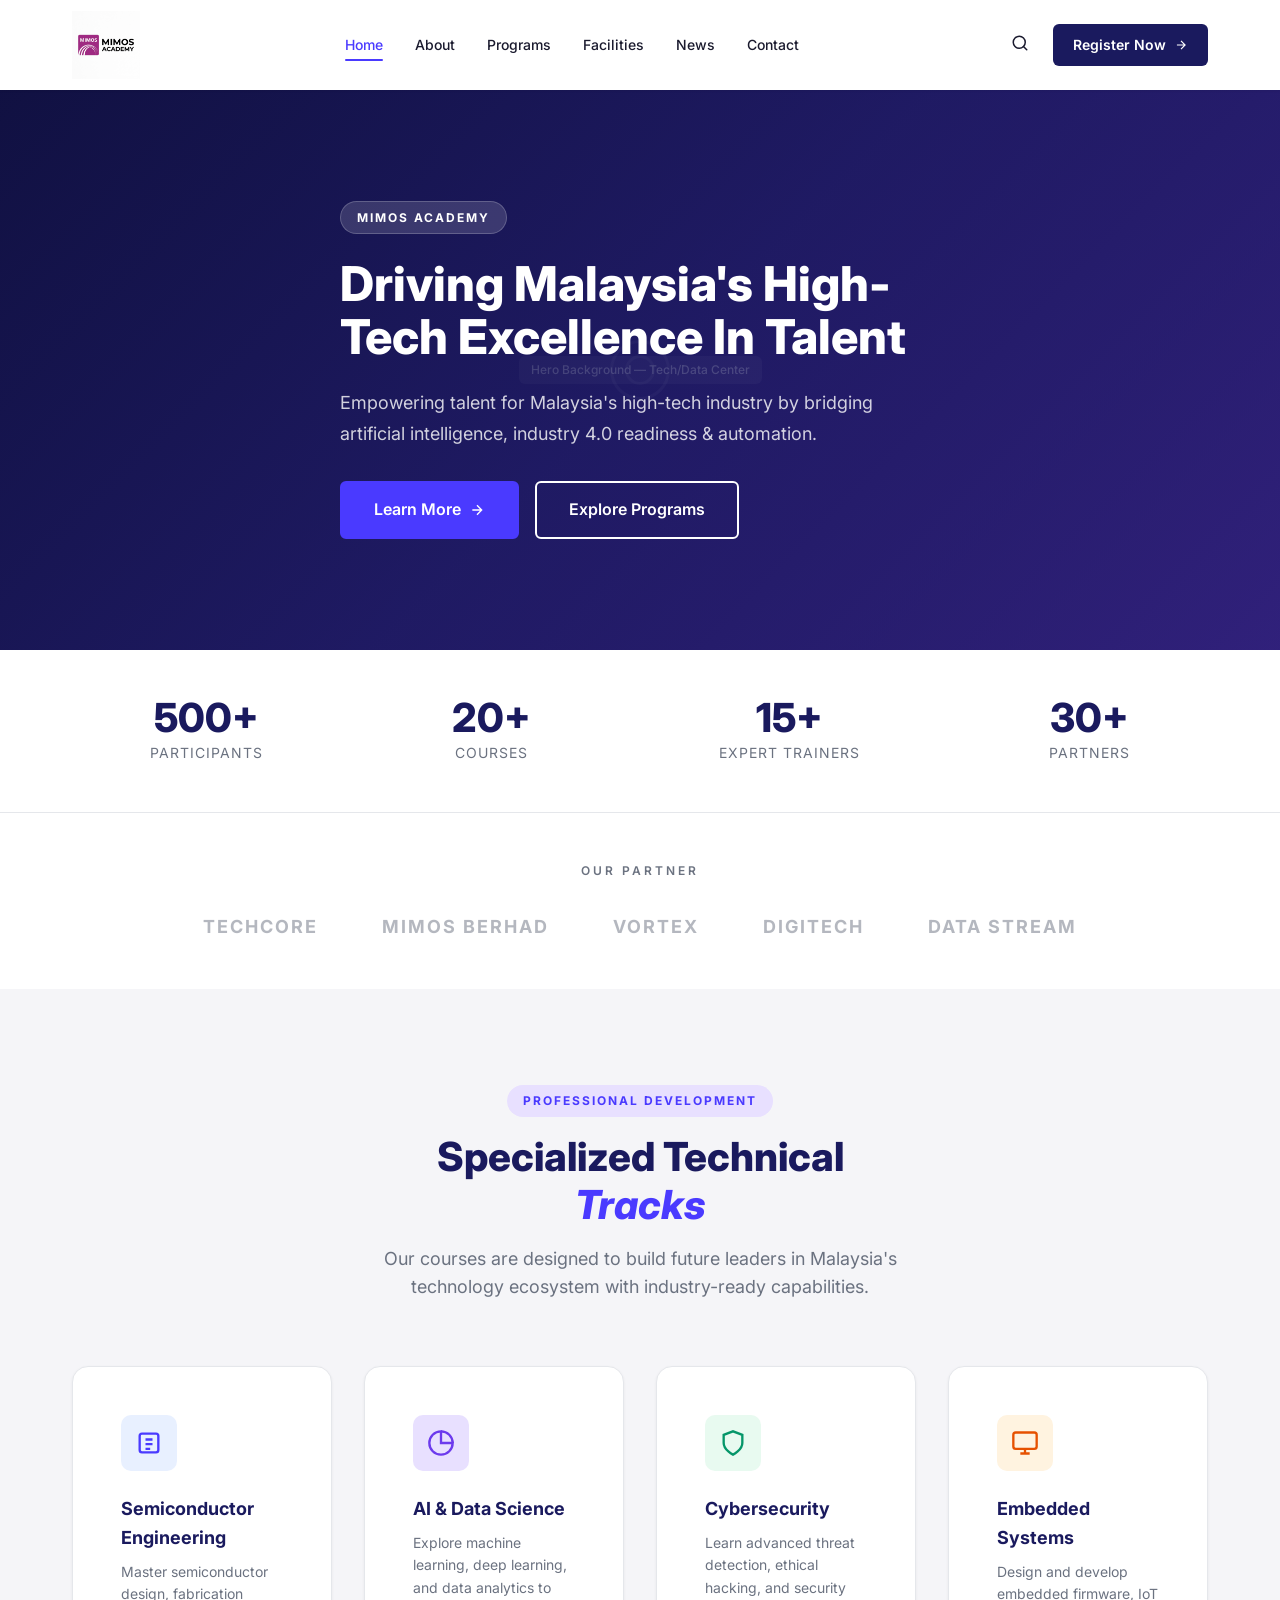
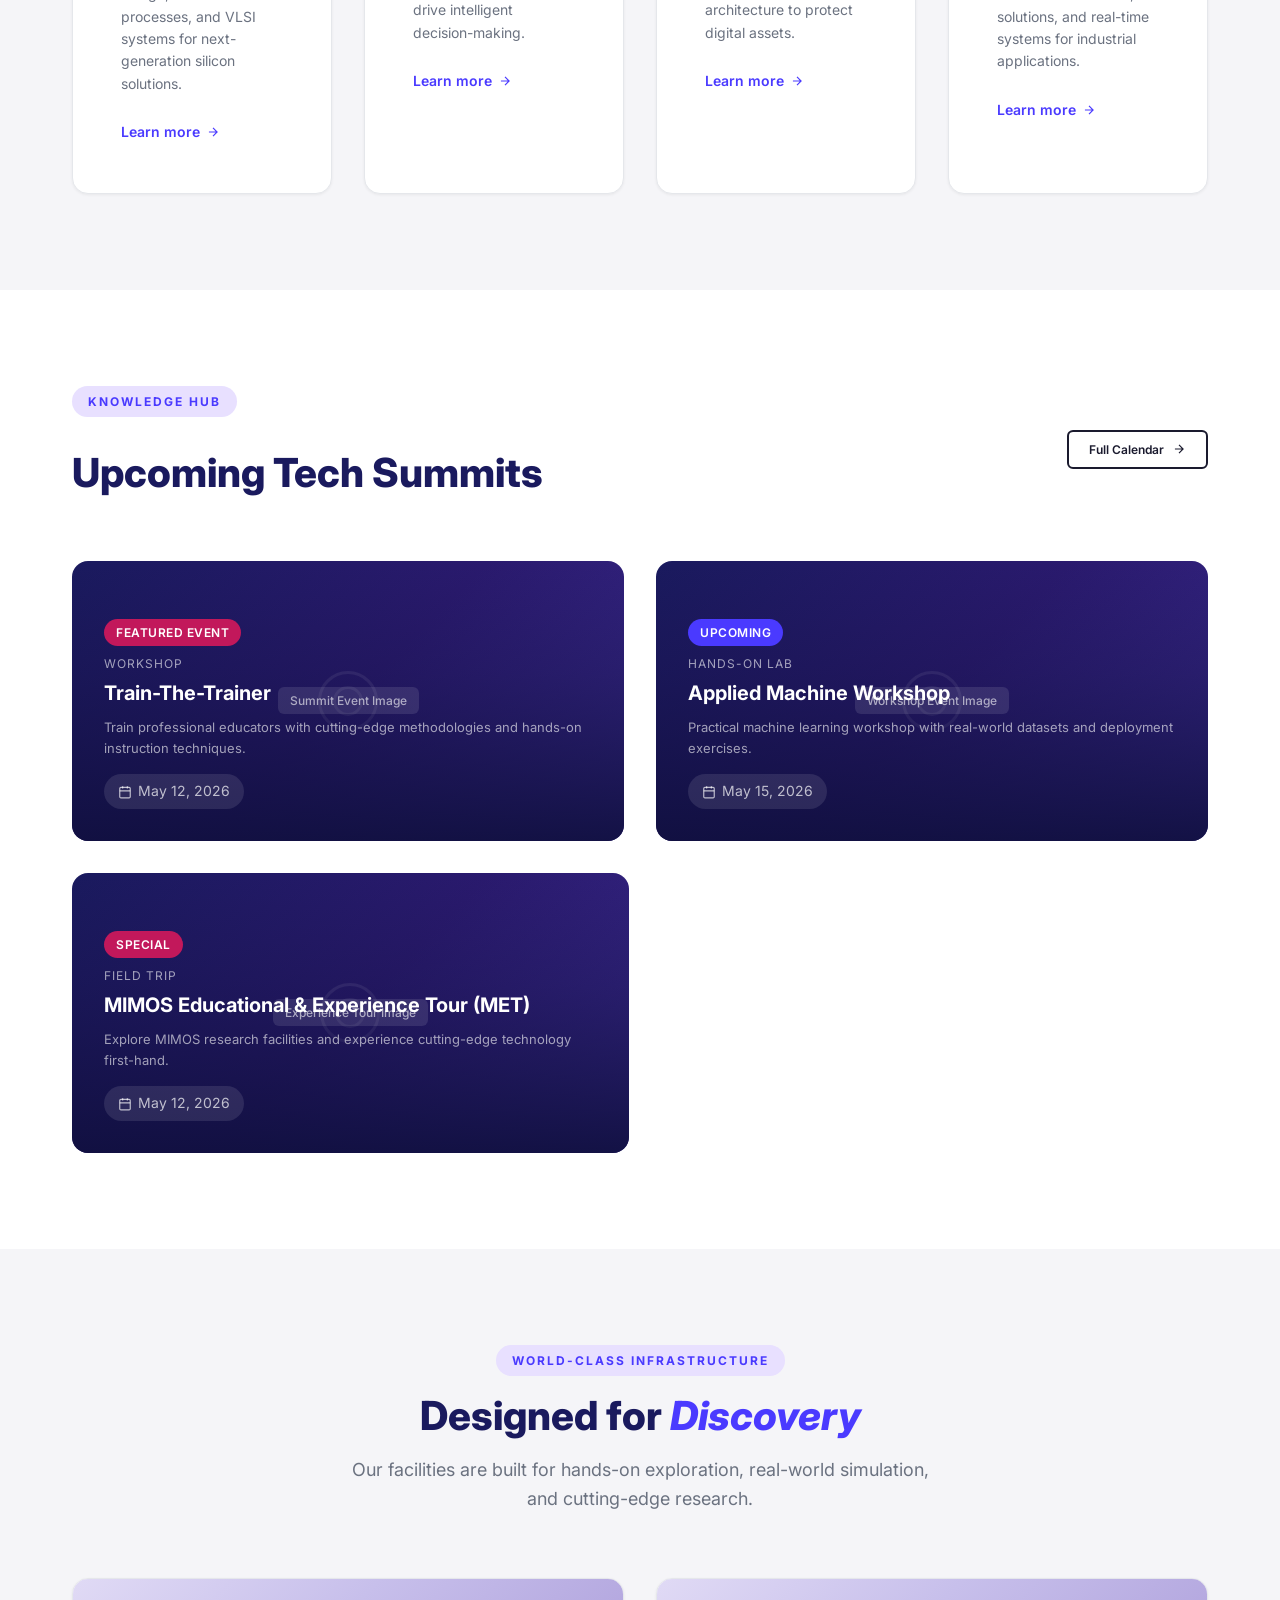
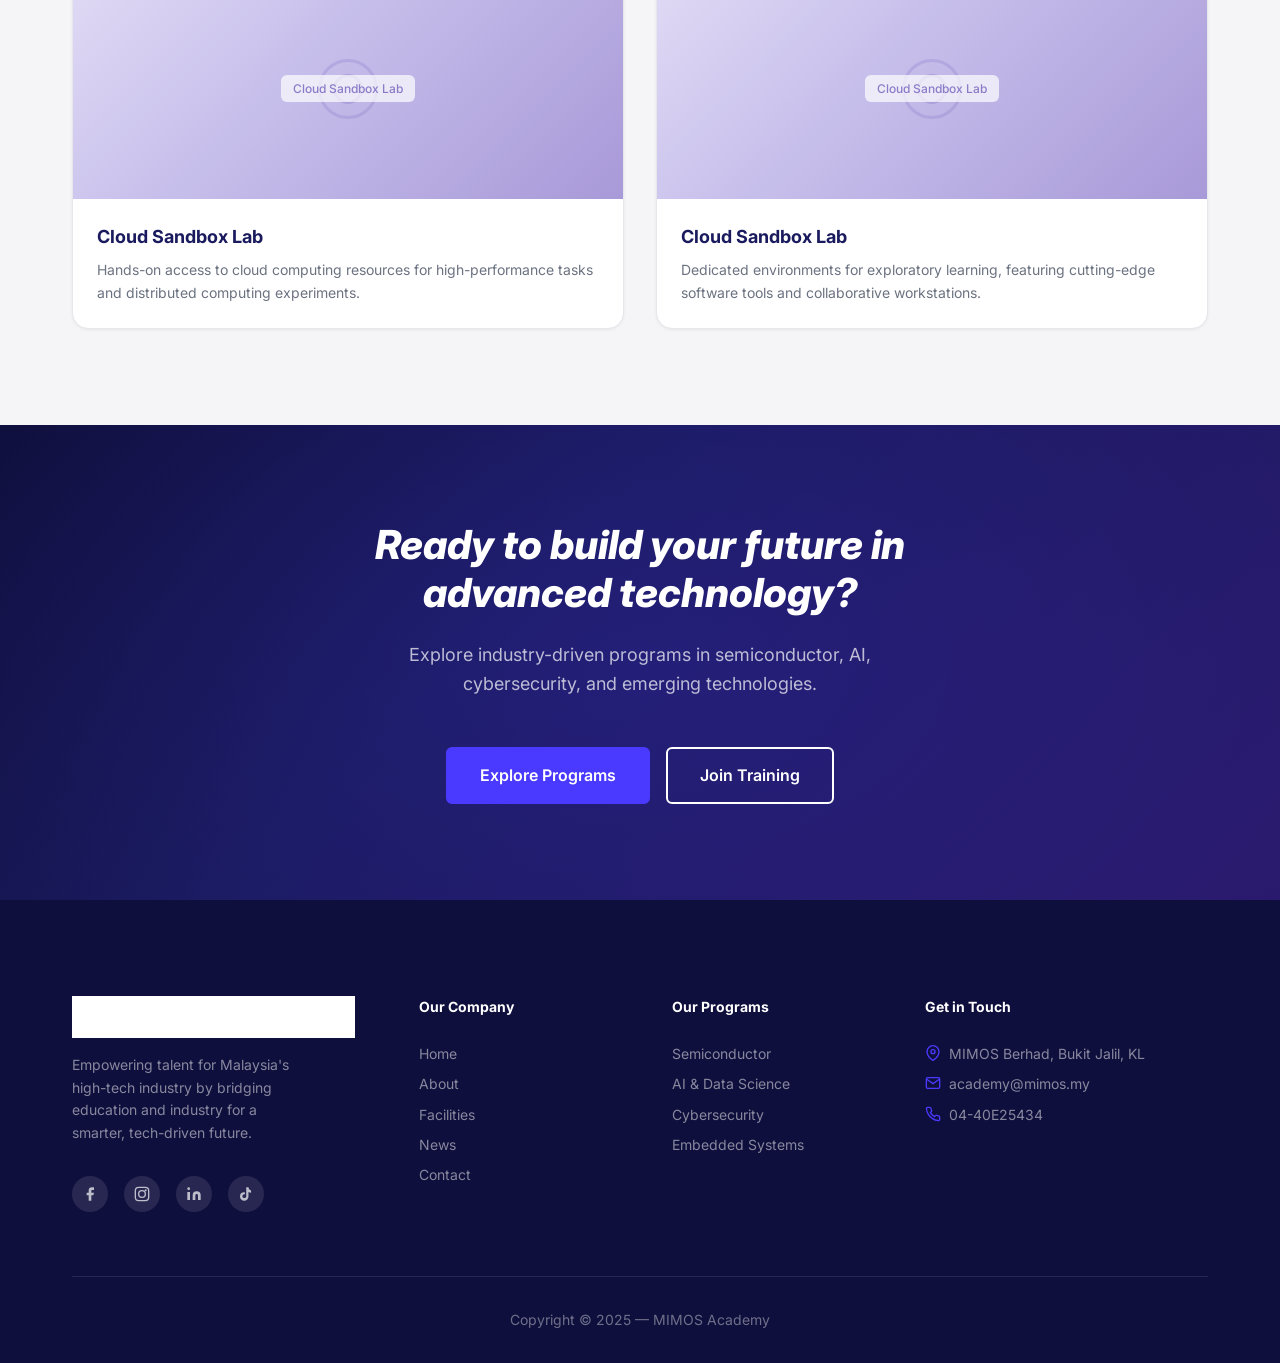
<file: index.html>
<!DOCTYPE html>
<html lang="en">
<head>
  <meta charset="UTF-8">
  <meta name="viewport" content="width=device-width, initial-scale=1.0">
  <meta name="description" content="MIMOS Academy — Driving Malaysia's High-Tech Excellence In Talent. Explore industry-driven programs in semiconductor, AI, cybersecurity, and emerging technologies.">
  <title>MIMOS Academy — Driving Malaysia's High-Tech Excellence In Talent</title>
  <link rel="stylesheet" href="css/styles.css">
</head>
<body>

  <!-- ========== NAVBAR ========== -->
  <nav class="navbar" id="navbar">
    <div class="container">
      <a href="index.html" class="navbar__logo">
        <img src="assets/images/logo.png" alt="MIMOS Academy Logo">
      </a>

      <ul class="navbar__links" id="navLinks">
        <li><a href="index.html" class="navbar__link active">Home</a></li>
        <li><a href="about.html" class="navbar__link">About</a></li>
        <li><a href="programs.html" class="navbar__link">Programs</a></li>
        <li><a href="#" class="navbar__link">Facilities</a></li>
        <li><a href="#" class="navbar__link">News</a></li>
        <li><a href="contact.html" class="navbar__link">Contact</a></li>
      </ul>

      <div class="navbar__actions">
        <button class="navbar__search" aria-label="Search">
          <svg width="18" height="18" viewBox="0 0 24 24" fill="none" stroke="currentColor" stroke-width="2" stroke-linecap="round"><circle cx="11" cy="11" r="8"/><path d="m21 21-4.35-4.35"/></svg>
        </button>
        <a href="auth.php?action=register" class="navbar__cta">
          Register Now
          <svg viewBox="0 0 24 24" fill="none" stroke="currentColor" stroke-width="2"><path d="M5 12h14M12 5l7 7-7 7"/></svg>
        </a>
      </div>

      <button class="navbar__toggle" id="navToggle" aria-label="Menu">
        <span></span><span></span><span></span>
      </button>
    </div>
  </nav>

  <!-- ========== HERO ========== -->
  <section class="hero hero--home" id="hero">
    <div class="hero__bg">
      <div class="placeholder-img placeholder-img--dark" style="width:100%;height:100%;">
        <span>Hero Background — Tech/Data Center</span>
      </div>
    </div>
    <div class="hero__overlay"></div>
    <div class="container">
      <div class="hero__content" style="animation: fadeInUp 0.8s ease forwards;">
        <span class="hero__badge">MIMOS ACADEMY</span>
        <h1 class="hero__title">Driving Malaysia's High-Tech Excellence In Talent</h1>
        <p class="hero__desc">Empowering talent for Malaysia's high-tech industry by bridging artificial intelligence, industry 4.0 readiness & automation.</p>
        <div class="btn-group">
          <a href="about.html" class="btn btn--primary btn--lg">
            Learn More
            <svg width="16" height="16" viewBox="0 0 24 24" fill="none" stroke="currentColor" stroke-width="2"><path d="M5 12h14M12 5l7 7-7 7"/></svg>
          </a>
          <a href="programs.html" class="btn btn--outline-white btn--lg">Explore Programs</a>
        </div>
      </div>
    </div>
  </section>

  <!-- ========== STATS BAR ========== -->
  <section class="stats-bar">
    <div class="container">
      <div class="stat-item animate-on-scroll">
        <div class="stat-item__number">500+</div>
        <div class="stat-item__label">Participants</div>
      </div>
      <div class="stat-item animate-on-scroll">
        <div class="stat-item__number">20+</div>
        <div class="stat-item__label">Courses</div>
      </div>
      <div class="stat-item animate-on-scroll">
        <div class="stat-item__number">15+</div>
        <div class="stat-item__label">Expert Trainers</div>
      </div>
      <div class="stat-item animate-on-scroll">
        <div class="stat-item__number">30+</div>
        <div class="stat-item__label">Partners</div>
      </div>
    </div>
  </section>

  <!-- ========== PARTNERS ========== -->
  <section class="partners">
    <div class="container">
      <div class="partners__label">Our Partner</div>
      <div class="partners__logos">
        <span class="partners__logo">TECHCORE</span>
        <span class="partners__logo">MIMOS BERHAD</span>
        <span class="partners__logo">VORTEX</span>
        <span class="partners__logo">DIGITECH</span>
        <span class="partners__logo">DATA STREAM</span>
      </div>
    </div>
  </section>

  <!-- ========== SPECIALIZED TECHNICAL TRACKS ========== -->
  <section class="section section--gray" id="tracks">
    <div class="container">
      <div class="section-header">
        <span class="section-label">Professional Development</span>
        <h2 class="section-title">Specialized Technical<br><span>Tracks</span></h2>
        <p class="section-subtitle">Our courses are designed to build future leaders in Malaysia's technology ecosystem with industry-ready capabilities.</p>
      </div>

      <div class="tracks-grid">
        <!-- Track 1 -->
        <div class="track-card animate-on-scroll">
          <div class="track-card__icon track-card__icon--blue">
            <svg width="28" height="28" viewBox="0 0 24 24" fill="none" stroke="currentColor" stroke-width="2"><rect x="4" y="4" width="16" height="16" rx="2"/><path d="M9 9h6M9 13h6M9 17h4"/></svg>
          </div>
          <h3 class="track-card__title">Semiconductor Engineering</h3>
          <p class="track-card__desc">Master semiconductor design, fabrication processes, and VLSI systems for next-generation silicon solutions.</p>
          <a href="programs.html" class="track-card__link">
            Learn more
            <svg width="14" height="14" viewBox="0 0 24 24" fill="none" stroke="currentColor" stroke-width="2"><path d="M5 12h14M12 5l7 7-7 7"/></svg>
          </a>
        </div>

        <!-- Track 2 -->
        <div class="track-card animate-on-scroll">
          <div class="track-card__icon track-card__icon--purple">
            <svg width="28" height="28" viewBox="0 0 24 24" fill="none" stroke="currentColor" stroke-width="2"><path d="M12 2a10 10 0 1 0 10 10H12V2z"/><path d="M12 2a10 10 0 0 1 10 10"/></svg>
          </div>
          <h3 class="track-card__title">AI & Data Science</h3>
          <p class="track-card__desc">Explore machine learning, deep learning, and data analytics to drive intelligent decision-making.</p>
          <a href="programs.html" class="track-card__link">
            Learn more
            <svg width="14" height="14" viewBox="0 0 24 24" fill="none" stroke="currentColor" stroke-width="2"><path d="M5 12h14M12 5l7 7-7 7"/></svg>
          </a>
        </div>

        <!-- Track 3 -->
        <div class="track-card animate-on-scroll">
          <div class="track-card__icon track-card__icon--green">
            <svg width="28" height="28" viewBox="0 0 24 24" fill="none" stroke="currentColor" stroke-width="2"><path d="M12 22s8-4 8-10V5l-8-3-8 3v7c0 6 8 10 8 10z"/></svg>
          </div>
          <h3 class="track-card__title">Cybersecurity</h3>
          <p class="track-card__desc">Learn advanced threat detection, ethical hacking, and security architecture to protect digital assets.</p>
          <a href="programs.html" class="track-card__link">
            Learn more
            <svg width="14" height="14" viewBox="0 0 24 24" fill="none" stroke="currentColor" stroke-width="2"><path d="M5 12h14M12 5l7 7-7 7"/></svg>
          </a>
        </div>

        <!-- Track 4 -->
        <div class="track-card animate-on-scroll">
          <div class="track-card__icon track-card__icon--orange">
            <svg width="28" height="28" viewBox="0 0 24 24" fill="none" stroke="currentColor" stroke-width="2"><rect x="2" y="3" width="20" height="14" rx="2"/><path d="M8 21h8M12 17v4"/></svg>
          </div>
          <h3 class="track-card__title">Embedded Systems</h3>
          <p class="track-card__desc">Design and develop embedded firmware, IoT solutions, and real-time systems for industrial applications.</p>
          <a href="programs.html" class="track-card__link">
            Learn more
            <svg width="14" height="14" viewBox="0 0 24 24" fill="none" stroke="currentColor" stroke-width="2"><path d="M5 12h14M12 5l7 7-7 7"/></svg>
          </a>
        </div>
      </div>
    </div>
  </section>

  <!-- ========== UPCOMING TECH SUMMITS ========== -->
  <section class="section" id="summits">
    <div class="container">
      <div style="display:flex;justify-content:space-between;align-items:center;margin-bottom:var(--spacing-2xl);">
        <div>
          <span class="section-label">Knowledge Hub</span>
          <h2 class="section-title" style="margin-top:var(--spacing-md);">Upcoming Tech Summits</h2>
        </div>
        <a href="#" class="btn btn--outline btn--sm">
          Full Calendar
          <svg width="14" height="14" viewBox="0 0 24 24" fill="none" stroke="currentColor" stroke-width="2"><path d="M5 12h14M12 5l7 7-7 7"/></svg>
        </a>
      </div>

      <div class="summits-grid">
        <!-- Summit 1 -->
        <div class="summit-card animate-on-scroll">
          <div class="summit-card__bg">
            <div class="placeholder-img placeholder-img--dark" style="width:100%;height:100%;">
              <span>Summit Event Image</span>
            </div>
          </div>
          <div class="summit-card__content">
            <span class="summit-card__badge">Featured Event</span>
            <div class="summit-card__label">Workshop</div>
            <h3 class="summit-card__title">Train-The-Trainer</h3>
            <p style="font-size:13px;color:rgba(255,255,255,0.6);margin-bottom:8px;">Train professional educators with cutting-edge methodologies and hands-on instruction techniques.</p>
            <span class="summit-card__date">
              <svg width="14" height="14" viewBox="0 0 24 24" fill="none" stroke="currentColor" stroke-width="2"><rect x="3" y="4" width="18" height="18" rx="2"/><path d="M16 2v4M8 2v4M3 10h18"/></svg>
              May 12, 2026
            </span>
          </div>
        </div>

        <!-- Summit 2 -->
        <div class="summit-card animate-on-scroll">
          <div class="summit-card__bg">
            <div class="placeholder-img placeholder-img--dark" style="width:100%;height:100%;">
              <span>Workshop Event Image</span>
            </div>
          </div>
          <div class="summit-card__content">
            <span class="summit-card__badge summit-card__badge--upcoming">Upcoming</span>
            <div class="summit-card__label">Hands-On Lab</div>
            <h3 class="summit-card__title">Applied Machine Workshop</h3>
            <p style="font-size:13px;color:rgba(255,255,255,0.6);margin-bottom:8px;">Practical machine learning workshop with real-world datasets and deployment exercises.</p>
            <span class="summit-card__date">
              <svg width="14" height="14" viewBox="0 0 24 24" fill="none" stroke="currentColor" stroke-width="2"><rect x="3" y="4" width="18" height="18" rx="2"/><path d="M16 2v4M8 2v4M3 10h18"/></svg>
              May 15, 2026
            </span>
          </div>
        </div>
      </div>

      <!-- Additional Event -->
      <div class="summit-card animate-on-scroll" style="margin-top:var(--spacing-xl);max-width:49%;">
        <div class="summit-card__bg">
          <div class="placeholder-img placeholder-img--dark" style="width:100%;height:100%;">
            <span>Experience Tour Image</span>
          </div>
        </div>
        <div class="summit-card__content">
          <span class="summit-card__badge">Special</span>
          <div class="summit-card__label">Field Trip</div>
          <h3 class="summit-card__title">MIMOS Educational & Experience Tour (MET)</h3>
          <p style="font-size:13px;color:rgba(255,255,255,0.6);margin-bottom:8px;">Explore MIMOS research facilities and experience cutting-edge technology first-hand.</p>
          <span class="summit-card__date">
            <svg width="14" height="14" viewBox="0 0 24 24" fill="none" stroke="currentColor" stroke-width="2"><rect x="3" y="4" width="18" height="18" rx="2"/><path d="M16 2v4M8 2v4M3 10h18"/></svg>
            May 12, 2026
          </span>
        </div>
      </div>
    </div>
  </section>

  <!-- ========== FACILITIES ========== -->
  <section class="section section--gray" id="facilities">
    <div class="container">
      <div class="section-header">
        <span class="section-label">World-Class Infrastructure</span>
        <h2 class="section-title">Designed for <span>Discovery</span></h2>
        <p class="section-subtitle">Our facilities are built for hands-on exploration, real-world simulation, and cutting-edge research.</p>
      </div>

      <div class="facilities-grid">
        <div class="facility-card animate-on-scroll">
          <div class="facility-card__image">
            <div class="placeholder-img" style="width:100%;height:100%;">
              <span>Cloud Sandbox Lab</span>
            </div>
          </div>
          <div class="facility-card__body">
            <h3 class="facility-card__title">Cloud Sandbox Lab</h3>
            <p class="facility-card__desc">Hands-on access to cloud computing resources for high-performance tasks and distributed computing experiments.</p>
          </div>
        </div>

        <div class="facility-card animate-on-scroll">
          <div class="facility-card__image">
            <div class="placeholder-img" style="width:100%;height:100%;">
              <span>Cloud Sandbox Lab</span>
            </div>
          </div>
          <div class="facility-card__body">
            <h3 class="facility-card__title">Cloud Sandbox Lab</h3>
            <p class="facility-card__desc">Dedicated environments for exploratory learning, featuring cutting-edge software tools and collaborative workstations.</p>
          </div>
        </div>
      </div>
    </div>
  </section>

  <!-- ========== CTA BANNER ========== -->
  <section class="cta-banner" id="cta">
    <div class="container">
      <h2 class="cta-banner__title animate-on-scroll">Ready to build your future in advanced technology?</h2>
      <p class="cta-banner__desc animate-on-scroll">Explore industry-driven programs in semiconductor, AI, cybersecurity, and emerging technologies.</p>
      <div class="btn-group animate-on-scroll">
        <a href="programs.html" class="btn btn--primary btn--lg">Explore Programs</a>
        <a href="contact.html" class="btn btn--outline-white btn--lg">Join Training</a>
      </div>
    </div>
  </section>

  <!-- ========== FOOTER ========== -->
  <footer class="footer" id="footer">
    <div class="container">
      <div class="footer__grid">
        <!-- Brand Column -->
        <div class="footer__brand">
          <img src="assets/images/logo.png" alt="MIMOS Academy Logo">
          <p>Empowering talent for Malaysia's high-tech industry by bridging education and industry for a smarter, tech-driven future.</p>
          <div class="footer__social">
            <a href="#" aria-label="Facebook">
              <svg width="16" height="16" viewBox="0 0 24 24" fill="currentColor"><path d="M18 2h-3a5 5 0 0 0-5 5v3H7v4h3v8h4v-8h3l1-4h-4V7a1 1 0 0 1 1-1h3z"/></svg>
            </a>
            <a href="#" aria-label="Instagram">
              <svg width="16" height="16" viewBox="0 0 24 24" fill="none" stroke="currentColor" stroke-width="2"><rect x="2" y="2" width="20" height="20" rx="5"/><circle cx="12" cy="12" r="5"/><circle cx="17.5" cy="6.5" r="1.5" fill="currentColor" stroke="none"/></svg>
            </a>
            <a href="#" aria-label="LinkedIn">
              <svg width="16" height="16" viewBox="0 0 24 24" fill="currentColor"><path d="M16 8a6 6 0 0 1 6 6v7h-4v-7a2 2 0 0 0-2-2 2 2 0 0 0-2 2v7h-4v-7a6 6 0 0 1 6-6z"/><rect x="2" y="9" width="4" height="12"/><circle cx="4" cy="4" r="2"/></svg>
            </a>
            <a href="#" aria-label="TikTok">
              <svg width="16" height="16" viewBox="0 0 24 24" fill="currentColor"><path d="M19.59 6.69a4.83 4.83 0 0 1-3.77-4.25V2h-3.45v13.67a2.89 2.89 0 0 1-2.88 2.5 2.89 2.89 0 0 1 0-5.78 2.92 2.92 0 0 1 .88.13V9.4a6.84 6.84 0 0 0-1-.05A6.33 6.33 0 0 0 3 15.57 6.33 6.33 0 0 0 9.37 22a6.33 6.33 0 0 0 6.33-6.33V9.18a8.16 8.16 0 0 0 3.89.98V6.69z"/></svg>
            </a>
          </div>
        </div>

        <!-- Company Links -->
        <div>
          <h4 class="footer__col-title">Our Company</h4>
          <div class="footer__links">
            <a href="index.html">Home</a>
            <a href="about.html">About</a>
            <a href="#">Facilities</a>
            <a href="#">News</a>
            <a href="contact.html">Contact</a>
          </div>
        </div>

        <!-- Programs Links -->
        <div>
          <h4 class="footer__col-title">Our Programs</h4>
          <div class="footer__links">
            <a href="programs.html">Semiconductor</a>
            <a href="programs.html">AI & Data Science</a>
            <a href="programs.html">Cybersecurity</a>
            <a href="programs.html">Embedded Systems</a>
          </div>
        </div>

        <!-- Contact Info -->
        <div>
          <h4 class="footer__col-title">Get in Touch</h4>
          <div class="footer__contact-item">
            <svg width="16" height="16" viewBox="0 0 24 24" fill="none" stroke="currentColor" stroke-width="2"><path d="M21 10c0 7-9 13-9 13s-9-6-9-13a9 9 0 0 1 18 0z"/><circle cx="12" cy="10" r="3"/></svg>
            MIMOS Berhad, Bukit Jalil, KL
          </div>
          <div class="footer__contact-item">
            <svg width="16" height="16" viewBox="0 0 24 24" fill="none" stroke="currentColor" stroke-width="2"><path d="M4 4h16c1.1 0 2 .9 2 2v12c0 1.1-.9 2-2 2H4c-1.1 0-2-.9-2-2V6c0-1.1.9-2 2-2z"/><polyline points="22,6 12,13 2,6"/></svg>
            academy@mimos.my
          </div>
          <div class="footer__contact-item">
            <svg width="16" height="16" viewBox="0 0 24 24" fill="none" stroke="currentColor" stroke-width="2"><path d="M22 16.92v3a2 2 0 0 1-2.18 2 19.79 19.79 0 0 1-8.63-3.07 19.5 19.5 0 0 1-6-6 19.79 19.79 0 0 1-3.07-8.67A2 2 0 0 1 4.11 2h3a2 2 0 0 1 2 1.72c.127.96.361 1.903.7 2.81a2 2 0 0 1-.45 2.11L8.09 9.91a16 16 0 0 0 6 6l1.27-1.27a2 2 0 0 1 2.11-.45c.907.339 1.85.573 2.81.7A2 2 0 0 1 22 16.92z"/></svg>
            04-40E25434
          </div>
        </div>
      </div>

      <div class="footer__bottom">
        Copyright &copy; 2025 — MIMOS Academy
      </div>
    </div>
  </footer>

  <script src="js/main.js"></script>
</body>
</html>
</file>
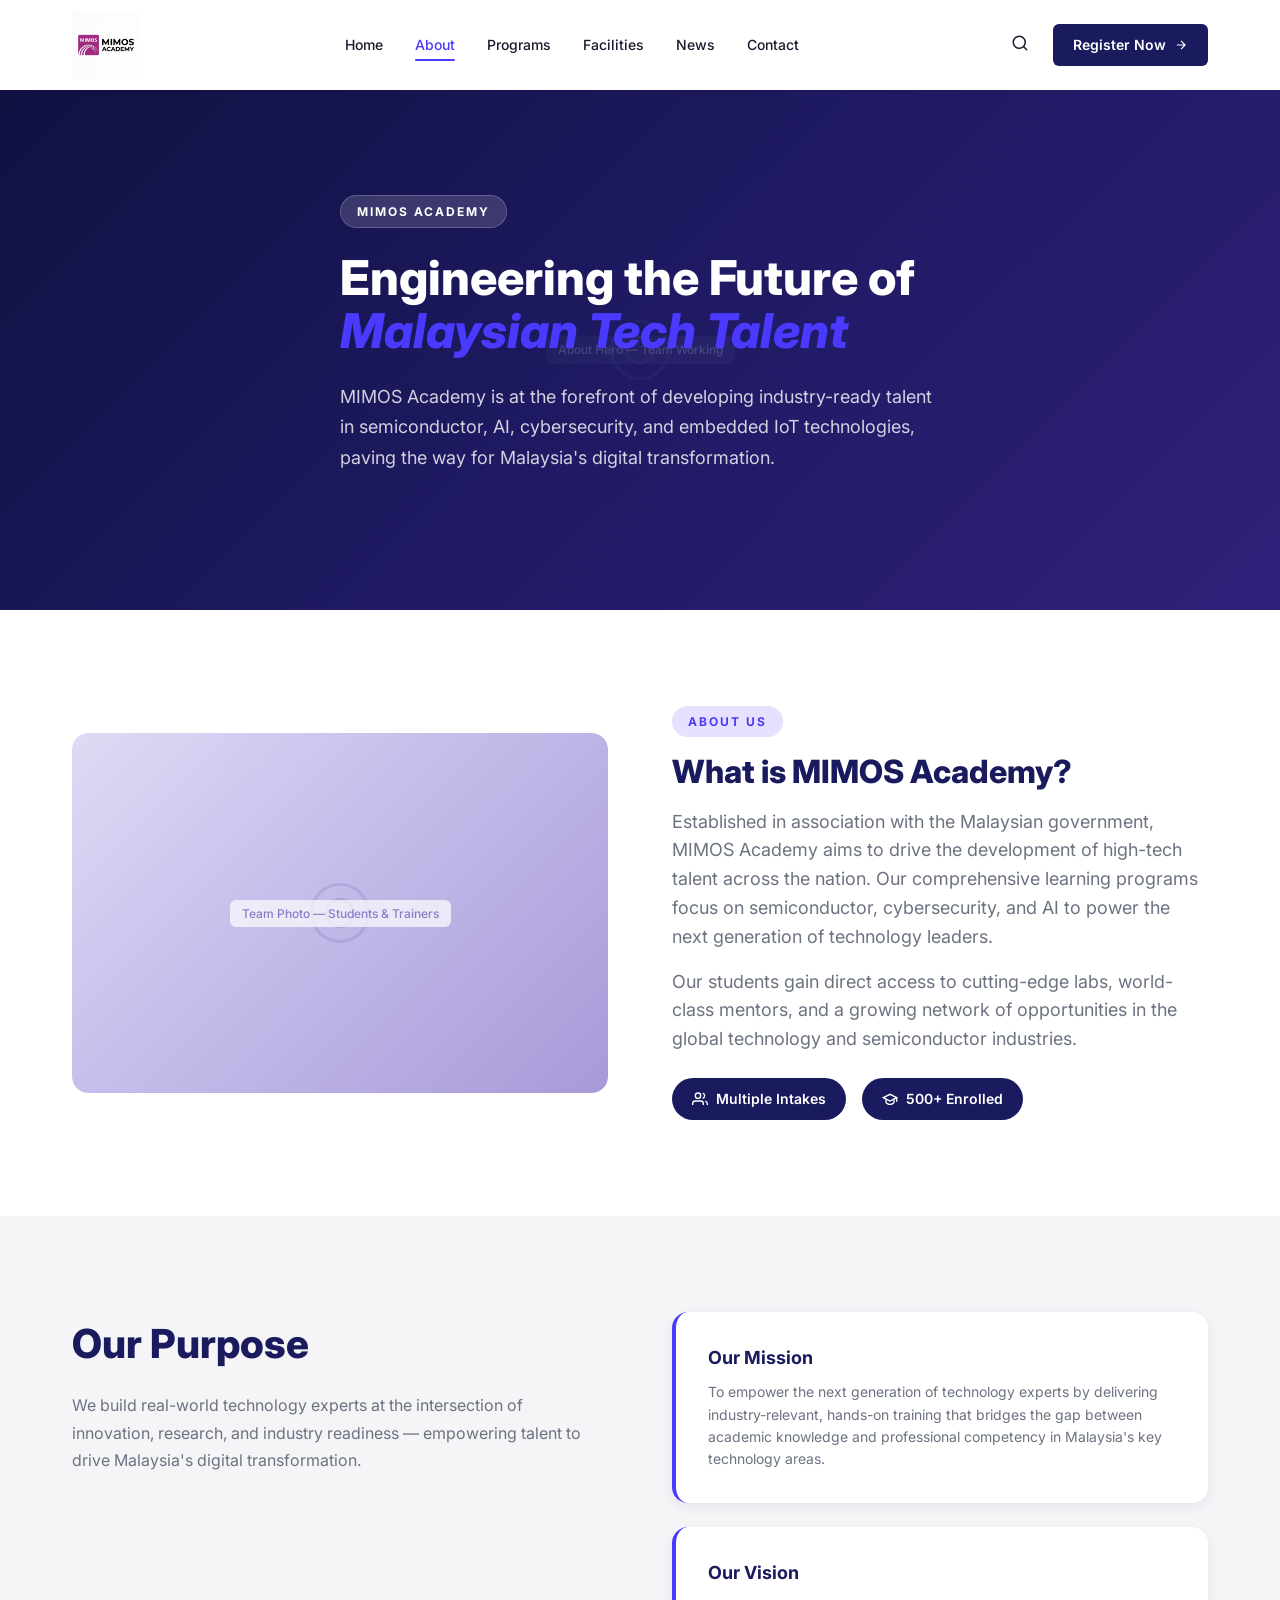
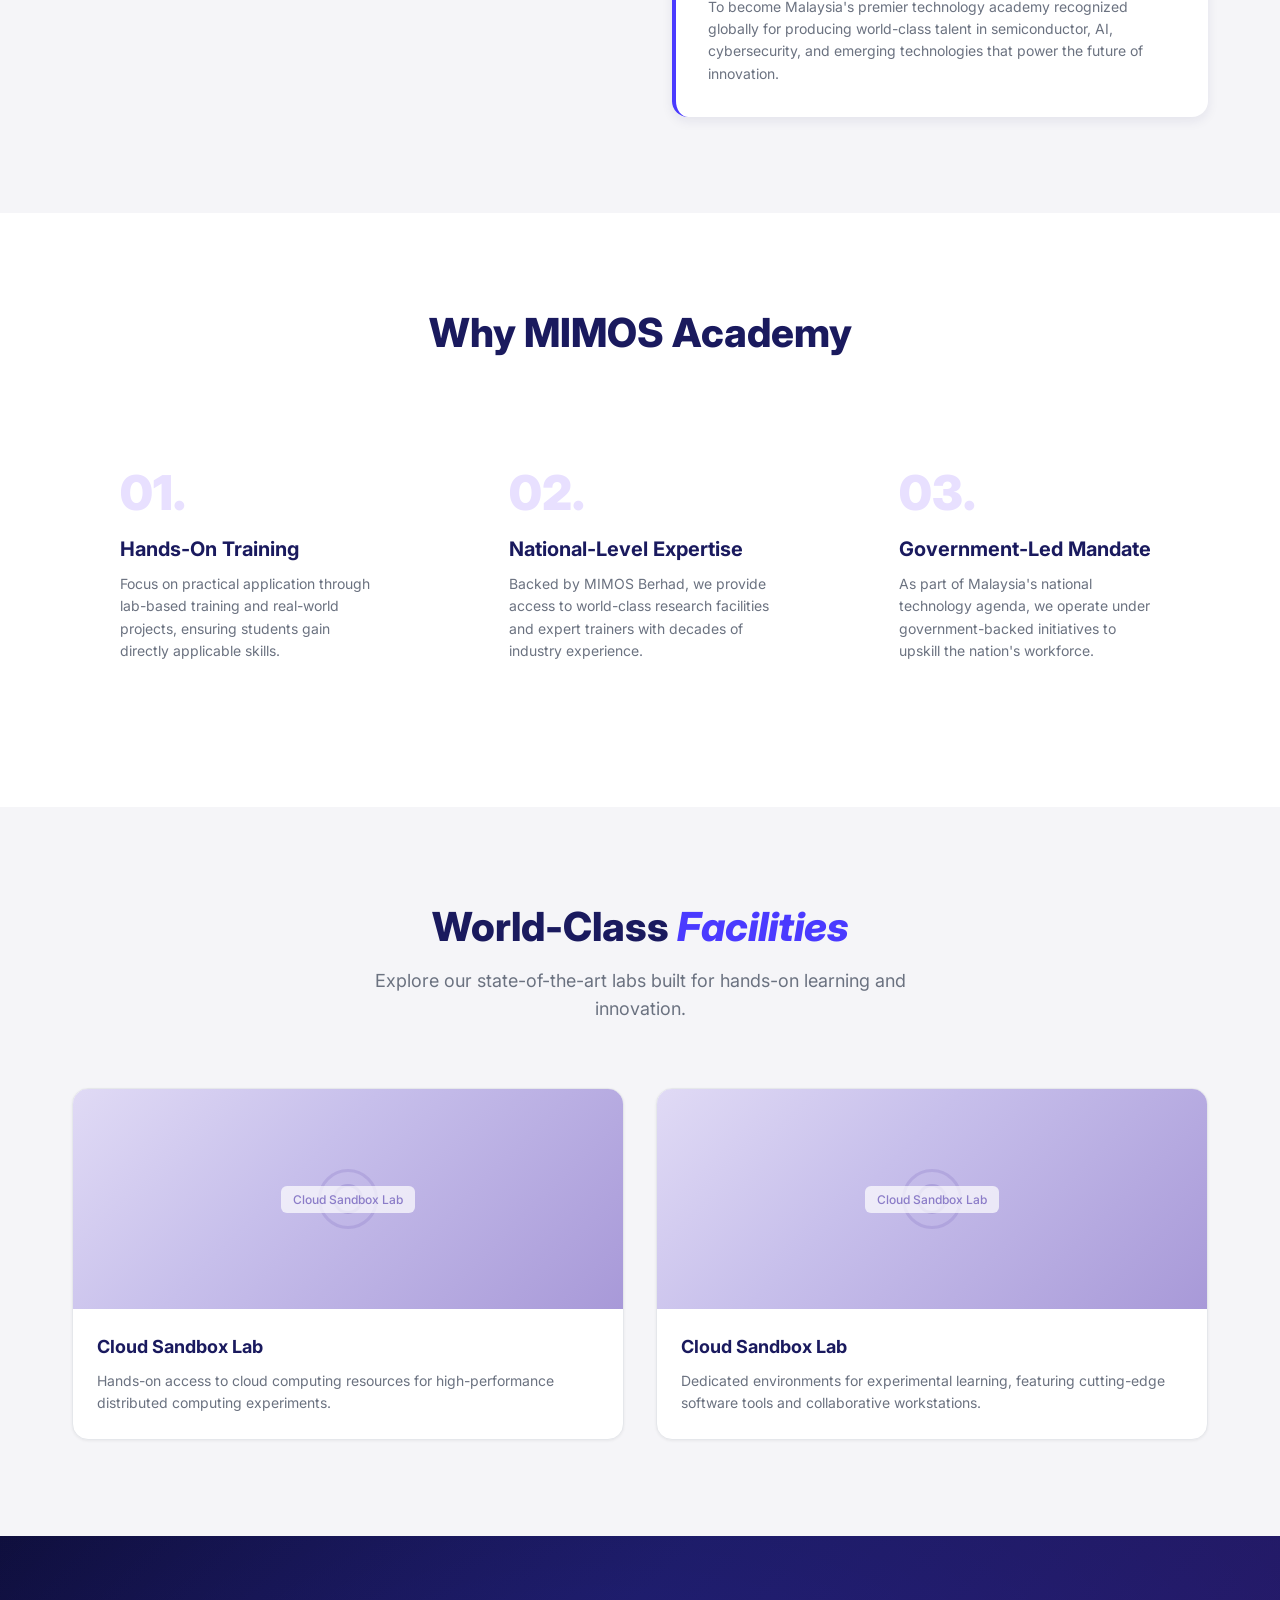
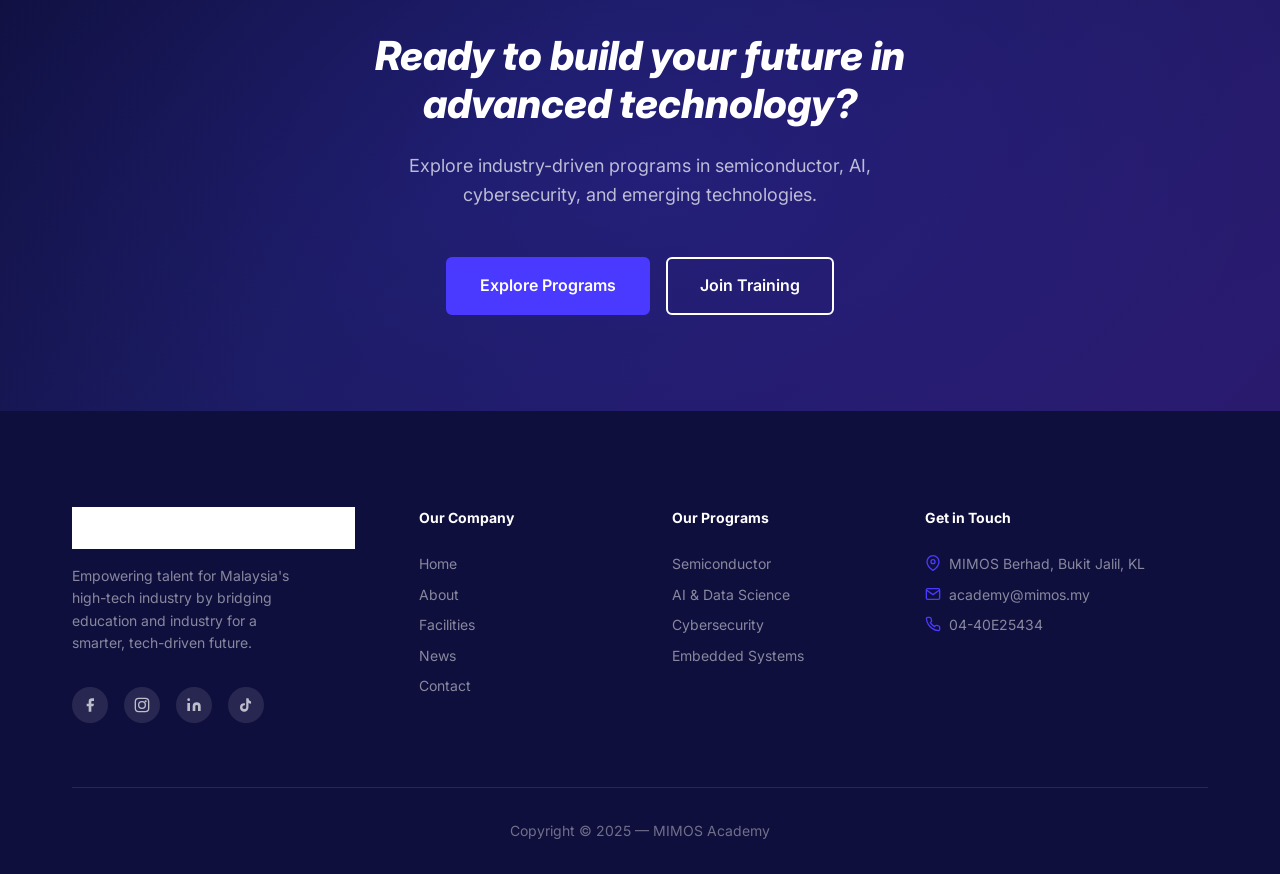
<file: about.html>
<!DOCTYPE html>
<html lang="en">
<head>
  <meta charset="UTF-8">
  <meta name="viewport" content="width=device-width, initial-scale=1.0">
  <meta name="description" content="About MIMOS Academy — Engineering the Future of Malaysian Tech Talent. Learn about our mission, vision, and world-class facilities.">
  <title>About — MIMOS Academy</title>
  <link rel="stylesheet" href="css/styles.css">
</head>
<body>

  <!-- ========== NAVBAR ========== -->
  <nav class="navbar" id="navbar">
    <div class="container">
      <a href="index.html" class="navbar__logo">
        <img src="assets/images/logo.png" alt="MIMOS Academy Logo">
      </a>
      <ul class="navbar__links" id="navLinks">
        <li><a href="index.html" class="navbar__link">Home</a></li>
        <li><a href="about.html" class="navbar__link active">About</a></li>
        <li><a href="programs.html" class="navbar__link">Programs</a></li>
        <li><a href="#" class="navbar__link">Facilities</a></li>
        <li><a href="#" class="navbar__link">News</a></li>
        <li><a href="contact.html" class="navbar__link">Contact</a></li>
      </ul>
      <div class="navbar__actions">
        <button class="navbar__search" aria-label="Search">
          <svg width="18" height="18" viewBox="0 0 24 24" fill="none" stroke="currentColor" stroke-width="2" stroke-linecap="round"><circle cx="11" cy="11" r="8"/><path d="m21 21-4.35-4.35"/></svg>
        </button>
        <a href="auth.php?action=register" class="navbar__cta">
          Register Now
          <svg viewBox="0 0 24 24" fill="none" stroke="currentColor" stroke-width="2"><path d="M5 12h14M12 5l7 7-7 7"/></svg>
        </a>
      </div>
      <button class="navbar__toggle" id="navToggle" aria-label="Menu">
        <span></span><span></span><span></span>
      </button>
    </div>
  </nav>

  <!-- ========== HERO ========== -->
  <section class="hero hero--about" id="hero">
    <div class="hero__bg">
      <div class="placeholder-img placeholder-img--dark" style="width:100%;height:100%;">
        <span>About Hero — Team Working</span>
      </div>
    </div>
    <div class="hero__overlay"></div>
    <div class="container">
      <div class="hero__content" style="animation: fadeInUp 0.8s ease forwards;">
        <span class="hero__badge">MIMOS ACADEMY</span>
        <h1 class="hero__title">Engineering the Future of <span>Malaysian Tech Talent</span></h1>
        <p class="hero__desc">MIMOS Academy is at the forefront of developing industry-ready talent in semiconductor, AI, cybersecurity, and embedded IoT technologies, paving the way for Malaysia's digital transformation.</p>
      </div>
    </div>
  </section>

  <!-- ========== WHAT IS MIMOS ACADEMY ========== -->
  <section class="section" id="about-intro">
    <div class="container">
      <div class="about-intro animate-on-scroll">
        <div class="about-intro__image">
          <div class="placeholder-img" style="width:100%;height:100%;border-radius:var(--radius-lg);">
            <span>Team Photo — Students & Trainers</span>
          </div>
        </div>
        <div>
          <span class="section-label">About Us</span>
          <h2 class="section-title" style="font-size:var(--font-size-3xl);">What is MIMOS Academy?</h2>
          <p class="section-subtitle" style="max-width:100%;">
            Established in association with the Malaysian government, MIMOS Academy aims to
            drive the development of high-tech talent across the nation. Our comprehensive
            learning programs focus on semiconductor, cybersecurity, and AI to power the
            next generation of technology leaders.
          </p>
          <p class="section-subtitle" style="max-width:100%;margin-top:var(--spacing-md);">
            Our students gain direct access to cutting-edge labs, world-class mentors,
            and a growing network of opportunities in the global technology and semiconductor
            industries.
          </p>
          <div class="about-intro__stats">
            <span class="about-stat-badge">
              <svg width="16" height="16" viewBox="0 0 24 24" fill="none" stroke="currentColor" stroke-width="2"><path d="M17 21v-2a4 4 0 0 0-4-4H5a4 4 0 0 0-4 4v2"/><circle cx="9" cy="7" r="4"/><path d="M23 21v-2a4 4 0 0 0-3-3.87"/><path d="M16 3.13a4 4 0 0 1 0 7.75"/></svg>
              Multiple Intakes
            </span>
            <span class="about-stat-badge">
              <svg width="16" height="16" viewBox="0 0 24 24" fill="none" stroke="currentColor" stroke-width="2"><path d="M22 10v6M2 10l10-5 10 5-10 5z"/><path d="M6 12v5c0 1 3 3 6 3s6-2 6-3v-5"/></svg>
              500+ Enrolled
            </span>
          </div>
        </div>
      </div>
    </div>
  </section>

  <!-- ========== OUR PURPOSE ========== -->
  <section class="section section--gray" id="purpose">
    <div class="container">
      <div class="purpose-section animate-on-scroll">
        <div class="purpose-text">
          <h2>Our Purpose</h2>
          <p>We build real-world technology experts at the intersection of innovation, research, and industry readiness — empowering talent to drive Malaysia's digital transformation.</p>
        </div>
        <div class="purpose-cards">
          <div class="purpose-card">
            <h3>Our Mission</h3>
            <p>To empower the next generation of technology experts by delivering industry-relevant, hands-on training that bridges the gap between academic knowledge and professional competency in Malaysia's key technology areas.</p>
          </div>
          <div class="purpose-card">
            <h3>Our Vision</h3>
            <p>To become Malaysia's premier technology academy recognized globally for producing world-class talent in semiconductor, AI, cybersecurity, and emerging technologies that power the future of innovation.</p>
          </div>
        </div>
      </div>
    </div>
  </section>

  <!-- ========== WHY MIMOS ACADEMY ========== -->
  <section class="section" id="why">
    <div class="container">
      <div class="section-header">
        <h2 class="section-title">Why MIMOS Academy</h2>
      </div>

      <div class="why-grid">
        <div class="why-card animate-on-scroll">
          <div class="why-card__number">01.</div>
          <h3 class="why-card__title">Hands-On Training</h3>
          <p class="why-card__desc">Focus on practical application through lab-based training and real-world projects, ensuring students gain directly applicable skills.</p>
        </div>
        <div class="why-card animate-on-scroll">
          <div class="why-card__number">02.</div>
          <h3 class="why-card__title">National-Level Expertise</h3>
          <p class="why-card__desc">Backed by MIMOS Berhad, we provide access to world-class research facilities and expert trainers with decades of industry experience.</p>
        </div>
        <div class="why-card animate-on-scroll">
          <div class="why-card__number">03.</div>
          <h3 class="why-card__title">Government-Led Mandate</h3>
          <p class="why-card__desc">As part of Malaysia's national technology agenda, we operate under government-backed initiatives to upskill the nation's workforce.</p>
        </div>
      </div>
    </div>
  </section>

  <!-- ========== WORLD-CLASS FACILITIES ========== -->
  <section class="section section--gray" id="about-facilities">
    <div class="container">
      <div class="section-header">
        <h2 class="section-title">World-Class <span>Facilities</span></h2>
        <p class="section-subtitle">Explore our state-of-the-art labs built for hands-on learning and innovation.</p>
      </div>

      <div class="facilities-grid">
        <div class="facility-card animate-on-scroll">
          <div class="facility-card__image">
            <div class="placeholder-img" style="width:100%;height:100%;">
              <span>Cloud Sandbox Lab</span>
            </div>
          </div>
          <div class="facility-card__body">
            <h3 class="facility-card__title">Cloud Sandbox Lab</h3>
            <p class="facility-card__desc">Hands-on access to cloud computing resources for high-performance distributed computing experiments.</p>
          </div>
        </div>
        <div class="facility-card animate-on-scroll">
          <div class="facility-card__image">
            <div class="placeholder-img" style="width:100%;height:100%;">
              <span>Cloud Sandbox Lab</span>
            </div>
          </div>
          <div class="facility-card__body">
            <h3 class="facility-card__title">Cloud Sandbox Lab</h3>
            <p class="facility-card__desc">Dedicated environments for experimental learning, featuring cutting-edge software tools and collaborative workstations.</p>
          </div>
        </div>
      </div>
    </div>
  </section>

  <!-- ========== CTA BANNER ========== -->
  <section class="cta-banner" id="cta">
    <div class="container">
      <h2 class="cta-banner__title animate-on-scroll">Ready to build your future in advanced technology?</h2>
      <p class="cta-banner__desc animate-on-scroll">Explore industry-driven programs in semiconductor, AI, cybersecurity, and emerging technologies.</p>
      <div class="btn-group animate-on-scroll">
        <a href="programs.html" class="btn btn--primary btn--lg">Explore Programs</a>
        <a href="contact.html" class="btn btn--outline-white btn--lg">Join Training</a>
      </div>
    </div>
  </section>

  <!-- ========== FOOTER ========== -->
  <footer class="footer" id="footer">
    <div class="container">
      <div class="footer__grid">
        <div class="footer__brand">
          <img src="assets/images/logo.png" alt="MIMOS Academy Logo">
          <p>Empowering talent for Malaysia's high-tech industry by bridging education and industry for a smarter, tech-driven future.</p>
          <div class="footer__social">
            <a href="#" aria-label="Facebook"><svg width="16" height="16" viewBox="0 0 24 24" fill="currentColor"><path d="M18 2h-3a5 5 0 0 0-5 5v3H7v4h3v8h4v-8h3l1-4h-4V7a1 1 0 0 1 1-1h3z"/></svg></a>
            <a href="#" aria-label="Instagram"><svg width="16" height="16" viewBox="0 0 24 24" fill="none" stroke="currentColor" stroke-width="2"><rect x="2" y="2" width="20" height="20" rx="5"/><circle cx="12" cy="12" r="5"/><circle cx="17.5" cy="6.5" r="1.5" fill="currentColor" stroke="none"/></svg></a>
            <a href="#" aria-label="LinkedIn"><svg width="16" height="16" viewBox="0 0 24 24" fill="currentColor"><path d="M16 8a6 6 0 0 1 6 6v7h-4v-7a2 2 0 0 0-2-2 2 2 0 0 0-2 2v7h-4v-7a6 6 0 0 1 6-6z"/><rect x="2" y="9" width="4" height="12"/><circle cx="4" cy="4" r="2"/></svg></a>
            <a href="#" aria-label="TikTok"><svg width="16" height="16" viewBox="0 0 24 24" fill="currentColor"><path d="M19.59 6.69a4.83 4.83 0 0 1-3.77-4.25V2h-3.45v13.67a2.89 2.89 0 0 1-2.88 2.5 2.89 2.89 0 0 1 0-5.78 2.92 2.92 0 0 1 .88.13V9.4a6.84 6.84 0 0 0-1-.05A6.33 6.33 0 0 0 3 15.57 6.33 6.33 0 0 0 9.37 22a6.33 6.33 0 0 0 6.33-6.33V9.18a8.16 8.16 0 0 0 3.89.98V6.69z"/></svg></a>
          </div>
        </div>
        <div>
          <h4 class="footer__col-title">Our Company</h4>
          <div class="footer__links">
            <a href="index.html">Home</a>
            <a href="about.html">About</a>
            <a href="#">Facilities</a>
            <a href="#">News</a>
            <a href="contact.html">Contact</a>
          </div>
        </div>
        <div>
          <h4 class="footer__col-title">Our Programs</h4>
          <div class="footer__links">
            <a href="programs.html">Semiconductor</a>
            <a href="programs.html">AI & Data Science</a>
            <a href="programs.html">Cybersecurity</a>
            <a href="programs.html">Embedded Systems</a>
          </div>
        </div>
        <div>
          <h4 class="footer__col-title">Get in Touch</h4>
          <div class="footer__contact-item">
            <svg width="16" height="16" viewBox="0 0 24 24" fill="none" stroke="currentColor" stroke-width="2"><path d="M21 10c0 7-9 13-9 13s-9-6-9-13a9 9 0 0 1 18 0z"/><circle cx="12" cy="10" r="3"/></svg>
            MIMOS Berhad, Bukit Jalil, KL
          </div>
          <div class="footer__contact-item">
            <svg width="16" height="16" viewBox="0 0 24 24" fill="none" stroke="currentColor" stroke-width="2"><path d="M4 4h16c1.1 0 2 .9 2 2v12c0 1.1-.9 2-2 2H4c-1.1 0-2-.9-2-2V6c0-1.1.9-2 2-2z"/><polyline points="22,6 12,13 2,6"/></svg>
            academy@mimos.my
          </div>
          <div class="footer__contact-item">
            <svg width="16" height="16" viewBox="0 0 24 24" fill="none" stroke="currentColor" stroke-width="2"><path d="M22 16.92v3a2 2 0 0 1-2.18 2 19.79 19.79 0 0 1-8.63-3.07 19.5 19.5 0 0 1-6-6 19.79 19.79 0 0 1-3.07-8.67A2 2 0 0 1 4.11 2h3a2 2 0 0 1 2 1.72c.127.96.361 1.903.7 2.81a2 2 0 0 1-.45 2.11L8.09 9.91a16 16 0 0 0 6 6l1.27-1.27a2 2 0 0 1 2.11-.45c.907.339 1.85.573 2.81.7A2 2 0 0 1 22 16.92z"/></svg>
            04-40E25434
          </div>
        </div>
      </div>
      <div class="footer__bottom">
        Copyright &copy; 2025 — MIMOS Academy
      </div>
    </div>
  </footer>

  <script src="js/main.js"></script>
</body>
</html>
</file>
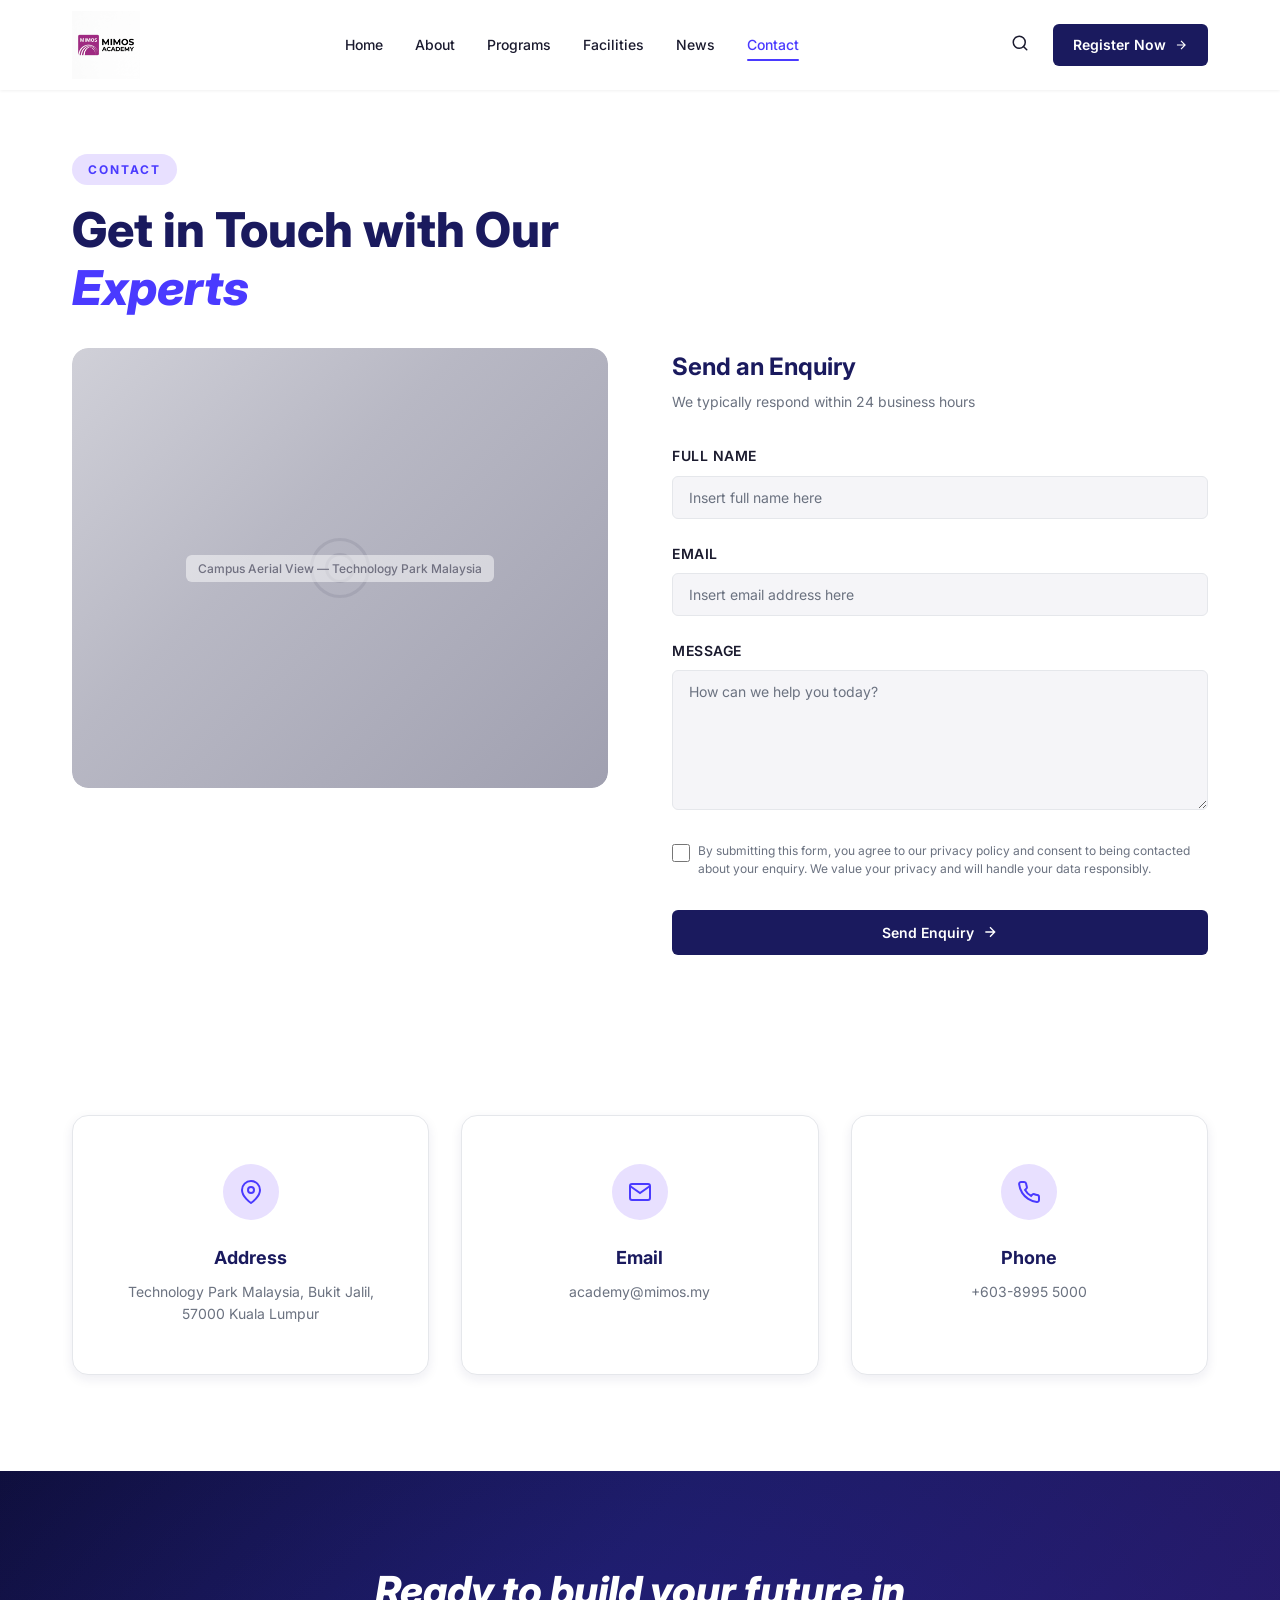
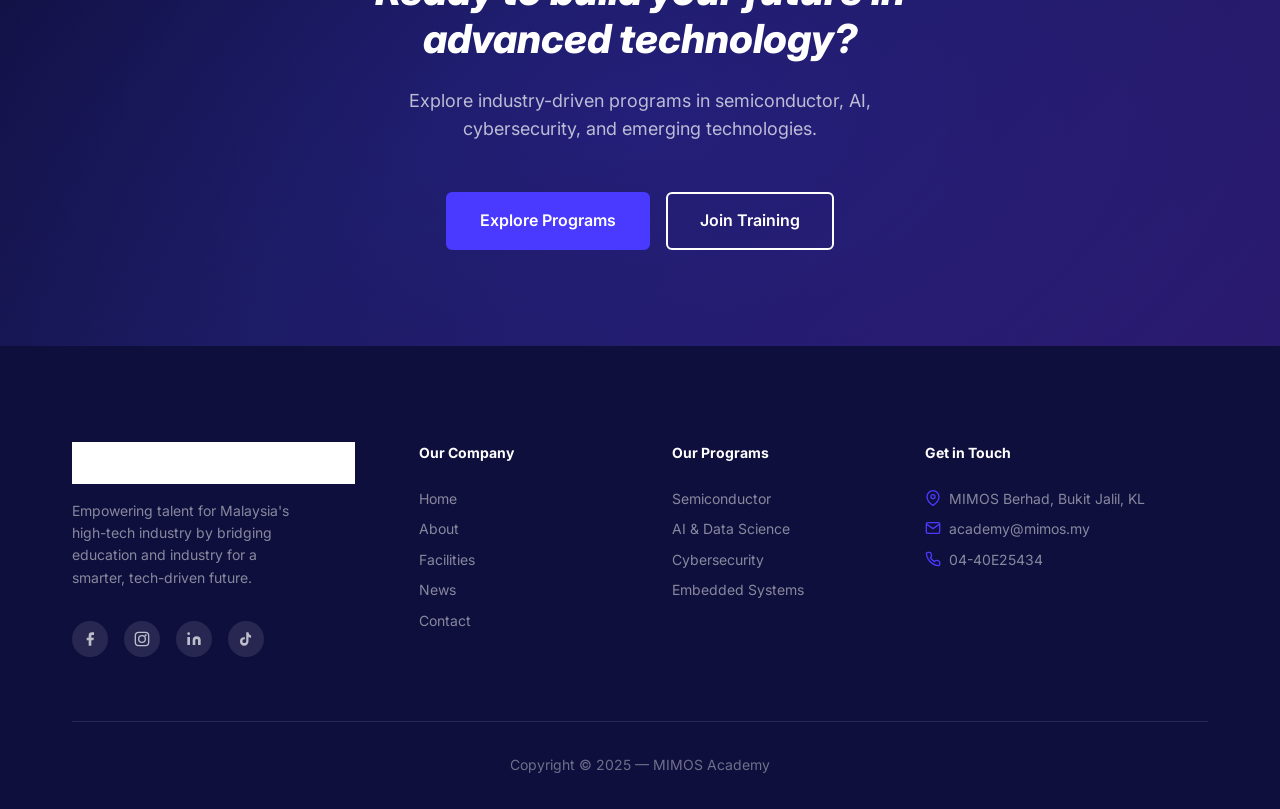
<file: contact.html>
<!DOCTYPE html>
<html lang="en">
<head>
  <meta charset="UTF-8">
  <meta name="viewport" content="width=device-width, initial-scale=1.0">
  <meta name="description" content="Contact MIMOS Academy — Get in touch with our experts. Send enquiries about programs, facilities, and training opportunities.">
  <title>Contact — MIMOS Academy</title>
  <link rel="stylesheet" href="css/styles.css">
</head>
<body>

  <!-- ========== NAVBAR ========== -->
  <nav class="navbar" id="navbar">
    <div class="container">
      <a href="index.html" class="navbar__logo">
        <img src="assets/images/logo.png" alt="MIMOS Academy Logo">
      </a>
      <ul class="navbar__links" id="navLinks">
        <li><a href="index.html" class="navbar__link">Home</a></li>
        <li><a href="about.html" class="navbar__link">About</a></li>
        <li><a href="programs.html" class="navbar__link">Programs</a></li>
        <li><a href="#" class="navbar__link">Facilities</a></li>
        <li><a href="#" class="navbar__link">News</a></li>
        <li><a href="contact.html" class="navbar__link active">Contact</a></li>
      </ul>
      <div class="navbar__actions">
        <button class="navbar__search" aria-label="Search">
          <svg width="18" height="18" viewBox="0 0 24 24" fill="none" stroke="currentColor" stroke-width="2" stroke-linecap="round"><circle cx="11" cy="11" r="8"/><path d="m21 21-4.35-4.35"/></svg>
        </button>
        <a href="auth.php?action=register" class="navbar__cta">
          Register Now
          <svg viewBox="0 0 24 24" fill="none" stroke="currentColor" stroke-width="2"><path d="M5 12h14M12 5l7 7-7 7"/></svg>
        </a>
      </div>
      <button class="navbar__toggle" id="navToggle" aria-label="Menu">
        <span></span><span></span><span></span>
      </button>
    </div>
  </nav>

  <!-- ========== HERO + CONTACT FORM ========== -->
  <section class="hero hero--contact" id="hero">
    <div class="container">
      <div style="margin-bottom:var(--spacing-xl);">
        <span class="section-label">Contact</span>
        <h1 class="section-title" style="font-size:var(--font-size-5xl);max-width:500px;">Get in Touch with Our <span>Experts</span></h1>
      </div>

      <div class="contact-section">
        <!-- Image -->
        <div class="contact-image">
          <div class="placeholder-img placeholder-img--gray" style="width:100%;height:100%;border-radius:var(--radius-lg);">
            <span>Campus Aerial View — Technology Park Malaysia</span>
          </div>
        </div>

        <!-- Form -->
        <div class="contact-form">
          <h2>Send an Enquiry</h2>
          <p>We typically respond within 24 business hours</p>

          <form id="contactForm">
            <div class="form-group">
              <label for="fullName">Full Name</label>
              <input type="text" id="fullName" name="fullName" placeholder="Insert full name here">
            </div>

            <div class="form-group">
              <label for="email">Email</label>
              <input type="email" id="email" name="email" placeholder="Insert email address here">
            </div>

            <div class="form-group">
              <label for="message">Message</label>
              <textarea id="message" name="message" placeholder="How can we help you today?" rows="5"></textarea>
            </div>

            <div class="form-checkbox">
              <input type="checkbox" id="consent" name="consent">
              <label for="consent">By submitting this form, you agree to our privacy policy and consent to being contacted about your enquiry. We value your privacy and will handle your data responsibly.</label>
            </div>

            <button type="submit" class="form-submit">
              Send Enquiry
              <svg width="16" height="16" viewBox="0 0 24 24" fill="none" stroke="currentColor" stroke-width="2"><path d="M5 12h14M12 5l7 7-7 7"/></svg>
            </button>
          </form>
        </div>
      </div>
    </div>
  </section>

  <!-- ========== CONTACT INFO CARDS ========== -->
  <section class="section" id="contact-info">
    <div class="container">
      <div class="contact-cards">
        <!-- Address -->
        <div class="contact-info-card animate-on-scroll">
          <div class="contact-info-card__icon">
            <svg width="24" height="24" viewBox="0 0 24 24" fill="none" stroke="currentColor" stroke-width="2"><path d="M21 10c0 7-9 13-9 13s-9-6-9-13a9 9 0 0 1 18 0z"/><circle cx="12" cy="10" r="3"/></svg>
          </div>
          <h3 class="contact-info-card__title">Address</h3>
          <p class="contact-info-card__text">Technology Park Malaysia, Bukit Jalil, 57000 Kuala Lumpur</p>
        </div>

        <!-- Email -->
        <div class="contact-info-card animate-on-scroll">
          <div class="contact-info-card__icon">
            <svg width="24" height="24" viewBox="0 0 24 24" fill="none" stroke="currentColor" stroke-width="2"><path d="M4 4h16c1.1 0 2 .9 2 2v12c0 1.1-.9 2-2 2H4c-1.1 0-2-.9-2-2V6c0-1.1.9-2 2-2z"/><polyline points="22,6 12,13 2,6"/></svg>
          </div>
          <h3 class="contact-info-card__title">Email</h3>
          <p class="contact-info-card__text">academy@mimos.my</p>
        </div>

        <!-- Phone -->
        <div class="contact-info-card animate-on-scroll">
          <div class="contact-info-card__icon">
            <svg width="24" height="24" viewBox="0 0 24 24" fill="none" stroke="currentColor" stroke-width="2"><path d="M22 16.92v3a2 2 0 0 1-2.18 2 19.79 19.79 0 0 1-8.63-3.07 19.5 19.5 0 0 1-6-6 19.79 19.79 0 0 1-3.07-8.67A2 2 0 0 1 4.11 2h3a2 2 0 0 1 2 1.72c.127.96.361 1.903.7 2.81a2 2 0 0 1-.45 2.11L8.09 9.91a16 16 0 0 0 6 6l1.27-1.27a2 2 0 0 1 2.11-.45c.907.339 1.85.573 2.81.7A2 2 0 0 1 22 16.92z"/></svg>
          </div>
          <h3 class="contact-info-card__title">Phone</h3>
          <p class="contact-info-card__text">+603-8995 5000</p>
        </div>
      </div>
    </div>
  </section>

  <!-- ========== CTA BANNER ========== -->
  <section class="cta-banner" id="cta">
    <div class="container">
      <h2 class="cta-banner__title animate-on-scroll">Ready to build your future in advanced technology?</h2>
      <p class="cta-banner__desc animate-on-scroll">Explore industry-driven programs in semiconductor, AI, cybersecurity, and emerging technologies.</p>
      <div class="btn-group animate-on-scroll">
        <a href="programs.html" class="btn btn--primary btn--lg">Explore Programs</a>
        <a href="contact.html" class="btn btn--outline-white btn--lg">Join Training</a>
      </div>
    </div>
  </section>

  <!-- ========== FOOTER ========== -->
  <footer class="footer" id="footer">
    <div class="container">
      <div class="footer__grid">
        <div class="footer__brand">
          <img src="assets/images/logo.png" alt="MIMOS Academy Logo">
          <p>Empowering talent for Malaysia's high-tech industry by bridging education and industry for a smarter, tech-driven future.</p>
          <div class="footer__social">
            <a href="#" aria-label="Facebook"><svg width="16" height="16" viewBox="0 0 24 24" fill="currentColor"><path d="M18 2h-3a5 5 0 0 0-5 5v3H7v4h3v8h4v-8h3l1-4h-4V7a1 1 0 0 1 1-1h3z"/></svg></a>
            <a href="#" aria-label="Instagram"><svg width="16" height="16" viewBox="0 0 24 24" fill="none" stroke="currentColor" stroke-width="2"><rect x="2" y="2" width="20" height="20" rx="5"/><circle cx="12" cy="12" r="5"/><circle cx="17.5" cy="6.5" r="1.5" fill="currentColor" stroke="none"/></svg></a>
            <a href="#" aria-label="LinkedIn"><svg width="16" height="16" viewBox="0 0 24 24" fill="currentColor"><path d="M16 8a6 6 0 0 1 6 6v7h-4v-7a2 2 0 0 0-2-2 2 2 0 0 0-2 2v7h-4v-7a6 6 0 0 1 6-6z"/><rect x="2" y="9" width="4" height="12"/><circle cx="4" cy="4" r="2"/></svg></a>
            <a href="#" aria-label="TikTok"><svg width="16" height="16" viewBox="0 0 24 24" fill="currentColor"><path d="M19.59 6.69a4.83 4.83 0 0 1-3.77-4.25V2h-3.45v13.67a2.89 2.89 0 0 1-2.88 2.5 2.89 2.89 0 0 1 0-5.78 2.92 2.92 0 0 1 .88.13V9.4a6.84 6.84 0 0 0-1-.05A6.33 6.33 0 0 0 3 15.57 6.33 6.33 0 0 0 9.37 22a6.33 6.33 0 0 0 6.33-6.33V9.18a8.16 8.16 0 0 0 3.89.98V6.69z"/></svg></a>
          </div>
        </div>
        <div>
          <h4 class="footer__col-title">Our Company</h4>
          <div class="footer__links">
            <a href="index.html">Home</a>
            <a href="about.html">About</a>
            <a href="#">Facilities</a>
            <a href="#">News</a>
            <a href="contact.html">Contact</a>
          </div>
        </div>
        <div>
          <h4 class="footer__col-title">Our Programs</h4>
          <div class="footer__links">
            <a href="programs.html">Semiconductor</a>
            <a href="programs.html">AI & Data Science</a>
            <a href="programs.html">Cybersecurity</a>
            <a href="programs.html">Embedded Systems</a>
          </div>
        </div>
        <div>
          <h4 class="footer__col-title">Get in Touch</h4>
          <div class="footer__contact-item">
            <svg width="16" height="16" viewBox="0 0 24 24" fill="none" stroke="currentColor" stroke-width="2"><path d="M21 10c0 7-9 13-9 13s-9-6-9-13a9 9 0 0 1 18 0z"/><circle cx="12" cy="10" r="3"/></svg>
            MIMOS Berhad, Bukit Jalil, KL
          </div>
          <div class="footer__contact-item">
            <svg width="16" height="16" viewBox="0 0 24 24" fill="none" stroke="currentColor" stroke-width="2"><path d="M4 4h16c1.1 0 2 .9 2 2v12c0 1.1-.9 2-2 2H4c-1.1 0-2-.9-2-2V6c0-1.1.9-2 2-2z"/><polyline points="22,6 12,13 2,6"/></svg>
            academy@mimos.my
          </div>
          <div class="footer__contact-item">
            <svg width="16" height="16" viewBox="0 0 24 24" fill="none" stroke="currentColor" stroke-width="2"><path d="M22 16.92v3a2 2 0 0 1-2.18 2 19.79 19.79 0 0 1-8.63-3.07 19.5 19.5 0 0 1-6-6 19.79 19.79 0 0 1-3.07-8.67A2 2 0 0 1 4.11 2h3a2 2 0 0 1 2 1.72c.127.96.361 1.903.7 2.81a2 2 0 0 1-.45 2.11L8.09 9.91a16 16 0 0 0 6 6l1.27-1.27a2 2 0 0 1 2.11-.45c.907.339 1.85.573 2.81.7A2 2 0 0 1 22 16.92z"/></svg>
            04-40E25434
          </div>
        </div>
      </div>
      <div class="footer__bottom">
        Copyright &copy; 2025 — MIMOS Academy
      </div>
    </div>
  </footer>

  <script src="js/main.js"></script>
</body>
</html>
</file>
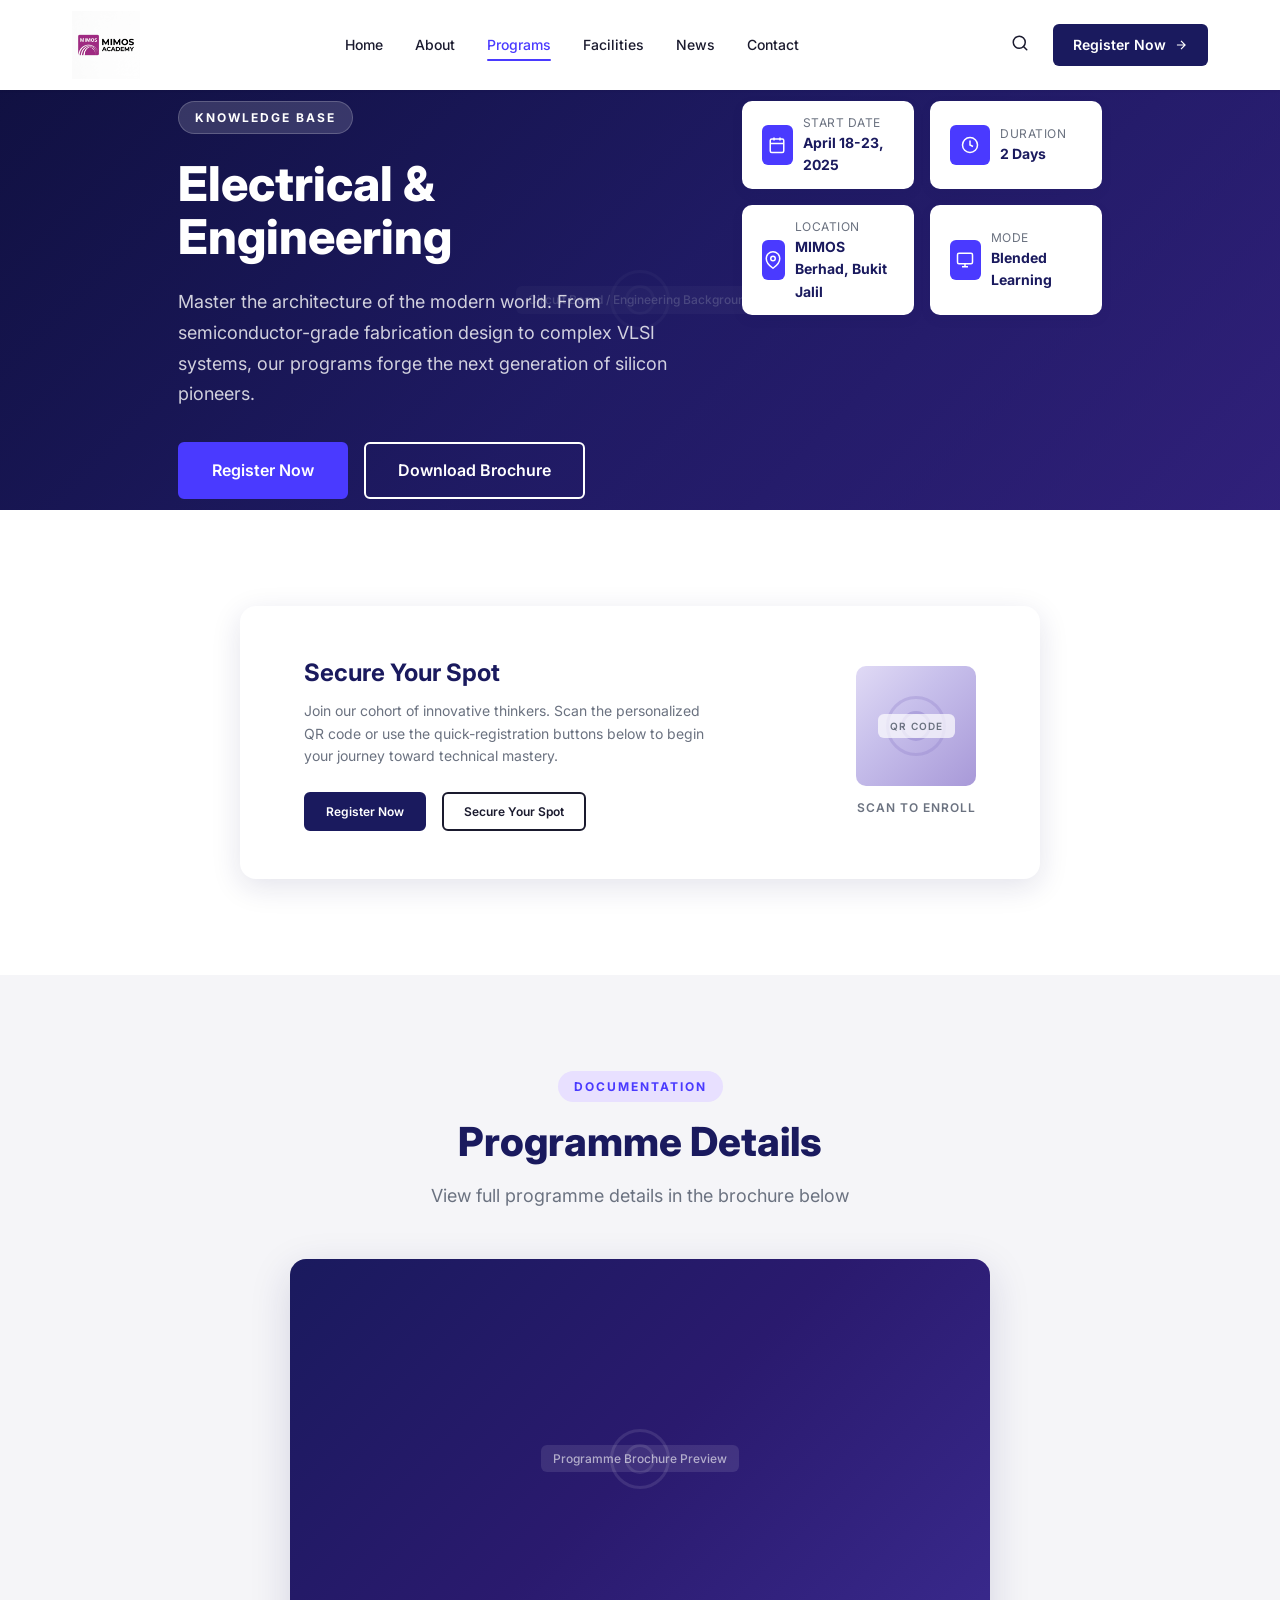
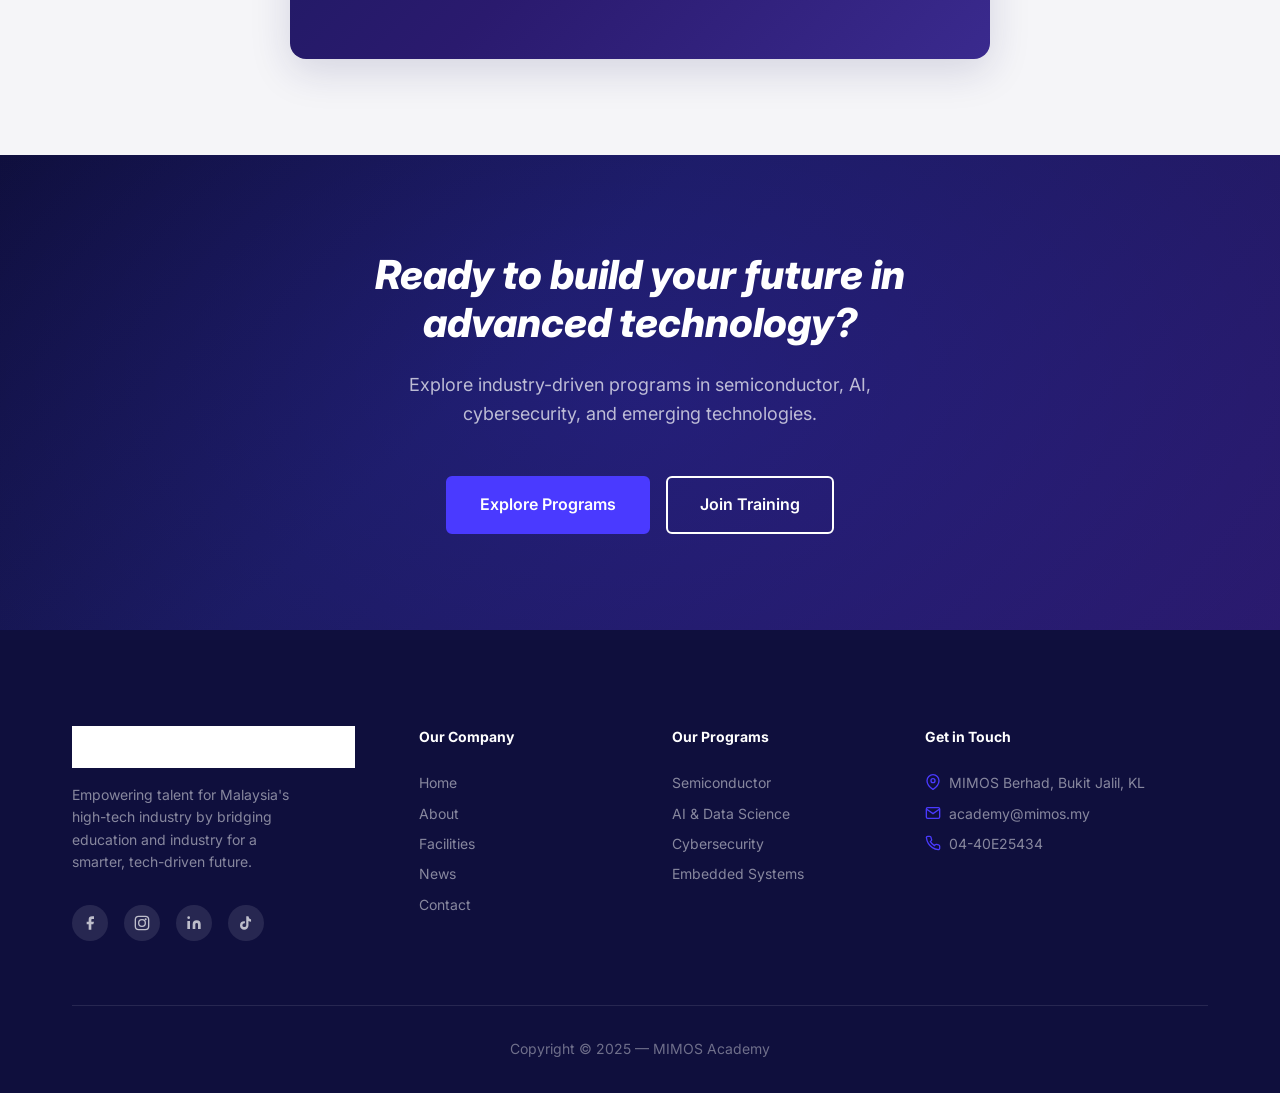
<file: program-detail.html>
<!DOCTYPE html>
<html lang="en">
<head>
  <meta charset="UTF-8">
  <meta name="viewport" content="width=device-width, initial-scale=1.0">
  <meta name="description" content="Electrical & Engineering Program — MIMOS Academy. Register now for hands-on training in electrical engineering and semiconductor technologies.">
  <title>Electrical & Engineering — MIMOS Academy</title>
  <link rel="stylesheet" href="css/styles.css">
</head>
<body>

  <!-- ========== NAVBAR ========== -->
  <nav class="navbar" id="navbar">
    <div class="container">
      <a href="index.html" class="navbar__logo">
        <img src="assets/images/logo.png" alt="MIMOS Academy Logo">
      </a>
      <ul class="navbar__links" id="navLinks">
        <li><a href="index.html" class="navbar__link">Home</a></li>
        <li><a href="about.html" class="navbar__link">About</a></li>
        <li><a href="programs.html" class="navbar__link active">Programs</a></li>
        <li><a href="#" class="navbar__link">Facilities</a></li>
        <li><a href="#" class="navbar__link">News</a></li>
        <li><a href="contact.html" class="navbar__link">Contact</a></li>
      </ul>
      <div class="navbar__actions">
        <button class="navbar__search" aria-label="Search">
          <svg width="18" height="18" viewBox="0 0 24 24" fill="none" stroke="currentColor" stroke-width="2" stroke-linecap="round"><circle cx="11" cy="11" r="8"/><path d="m21 21-4.35-4.35"/></svg>
        </button>
        <a href="auth.php?action=register" class="navbar__cta">
          Register Now
          <svg viewBox="0 0 24 24" fill="none" stroke="currentColor" stroke-width="2"><path d="M5 12h14M12 5l7 7-7 7"/></svg>
        </a>
      </div>
      <button class="navbar__toggle" id="navToggle" aria-label="Menu">
        <span></span><span></span><span></span>
      </button>
    </div>
  </nav>

  <!-- ========== HERO ========== -->
  <section class="hero hero--program-detail" id="hero">
    <div class="hero__bg">
      <div class="placeholder-img placeholder-img--dark" style="width:100%;height:100%;">
        <span>Circuit Board / Engineering Background</span>
      </div>
    </div>
    <div class="hero__overlay"></div>
    <div class="container" style="position:relative;z-index:2;">
      <div style="display:flex;align-items:flex-start;justify-content:space-between;gap:var(--spacing-3xl);flex-wrap:wrap;">
        <div class="hero__content" style="animation: fadeInUp 0.8s ease forwards;max-width:500px;">
          <span class="hero__badge">Knowledge Base</span>
          <h1 class="hero__title" style="font-size:var(--font-size-5xl);">Electrical &<br>Engineering</h1>
          <p class="hero__desc">Master the architecture of the modern world. From semiconductor-grade fabrication design to complex VLSI systems, our programs forge the next generation of silicon pioneers.</p>
          <div class="btn-group">
            <a href="#register" class="btn btn--primary btn--lg">Register Now</a>
            <a href="#" class="btn btn--outline-white btn--lg">Download Brochure</a>
          </div>
        </div>

        <!-- Event Info Badges -->
        <div style="display:grid;grid-template-columns:1fr 1fr;gap:var(--spacing-md);max-width:360px;">
          <div class="event-badge">
            <div class="event-badge__icon">
              <svg width="18" height="18" viewBox="0 0 24 24" fill="none" stroke="currentColor" stroke-width="2"><rect x="3" y="4" width="18" height="18" rx="2"/><path d="M16 2v4M8 2v4M3 10h18"/></svg>
            </div>
            <div>
              <div class="event-badge__label">Start Date</div>
              <div class="event-badge__value">April 18-23, 2025</div>
            </div>
          </div>
          <div class="event-badge">
            <div class="event-badge__icon">
              <svg width="18" height="18" viewBox="0 0 24 24" fill="none" stroke="currentColor" stroke-width="2"><circle cx="12" cy="12" r="10"/><path d="M12 6v6l4 2"/></svg>
            </div>
            <div>
              <div class="event-badge__label">Duration</div>
              <div class="event-badge__value">2 Days</div>
            </div>
          </div>
          <div class="event-badge">
            <div class="event-badge__icon">
              <svg width="18" height="18" viewBox="0 0 24 24" fill="none" stroke="currentColor" stroke-width="2"><path d="M21 10c0 7-9 13-9 13s-9-6-9-13a9 9 0 0 1 18 0z"/><circle cx="12" cy="10" r="3"/></svg>
            </div>
            <div>
              <div class="event-badge__label">Location</div>
              <div class="event-badge__value">MIMOS Berhad, Bukit Jalil</div>
            </div>
          </div>
          <div class="event-badge">
            <div class="event-badge__icon">
              <svg width="18" height="18" viewBox="0 0 24 24" fill="none" stroke="currentColor" stroke-width="2"><rect x="2" y="3" width="20" height="14" rx="2"/><path d="M8 21h8M12 17v4"/></svg>
            </div>
            <div>
              <div class="event-badge__label">Mode</div>
              <div class="event-badge__value">Blended Learning</div>
            </div>
          </div>
        </div>
      </div>
    </div>
  </section>

  <!-- ========== SECURE YOUR SPOT ========== -->
  <section class="section" id="register">
    <div class="container">
      <div class="registration-card animate-on-scroll">
        <div class="registration-card__content">
          <h3>Secure Your Spot</h3>
          <p>Join our cohort of innovative thinkers. Scan the personalized QR code or use the quick-registration buttons below to begin your journey toward technical mastery.</p>
          <div class="btn-group">
            <a href="#" class="btn btn--navy btn--sm">Register Now</a>
            <a href="#" class="btn btn--outline btn--sm">Secure Your Spot</a>
          </div>
        </div>
        <div class="registration-card__qr">
          <div class="placeholder-img" style="width:120px;height:120px;border-radius:var(--radius-md);">
            <span style="font-size:10px;">QR Code</span>
          </div>
          <span>Scan to Enroll</span>
        </div>
      </div>
    </div>
  </section>

  <!-- ========== DOCUMENTATION ========== -->
  <section class="section section--gray" id="documentation">
    <div class="container">
      <div class="documentation">
        <span class="section-label">Documentation</span>
        <h2 class="section-title">Programme Details</h2>
        <p class="section-subtitle" style="margin:0 auto;">View full programme details in the brochure below</p>

        <div class="documentation__preview animate-on-scroll">
          <div class="placeholder-img placeholder-img--dark" style="width:100%;height:400px;">
            <span>Programme Brochure Preview</span>
          </div>
        </div>
      </div>
    </div>
  </section>

  <!-- ========== CTA BANNER ========== -->
  <section class="cta-banner" id="cta">
    <div class="container">
      <h2 class="cta-banner__title animate-on-scroll">Ready to build your future in advanced technology?</h2>
      <p class="cta-banner__desc animate-on-scroll">Explore industry-driven programs in semiconductor, AI, cybersecurity, and emerging technologies.</p>
      <div class="btn-group animate-on-scroll">
        <a href="programs.html" class="btn btn--primary btn--lg">Explore Programs</a>
        <a href="contact.html" class="btn btn--outline-white btn--lg">Join Training</a>
      </div>
    </div>
  </section>

  <!-- ========== FOOTER ========== -->
  <footer class="footer" id="footer">
    <div class="container">
      <div class="footer__grid">
        <div class="footer__brand">
          <img src="assets/images/logo.png" alt="MIMOS Academy Logo">
          <p>Empowering talent for Malaysia's high-tech industry by bridging education and industry for a smarter, tech-driven future.</p>
          <div class="footer__social">
            <a href="#" aria-label="Facebook"><svg width="16" height="16" viewBox="0 0 24 24" fill="currentColor"><path d="M18 2h-3a5 5 0 0 0-5 5v3H7v4h3v8h4v-8h3l1-4h-4V7a1 1 0 0 1 1-1h3z"/></svg></a>
            <a href="#" aria-label="Instagram"><svg width="16" height="16" viewBox="0 0 24 24" fill="none" stroke="currentColor" stroke-width="2"><rect x="2" y="2" width="20" height="20" rx="5"/><circle cx="12" cy="12" r="5"/><circle cx="17.5" cy="6.5" r="1.5" fill="currentColor" stroke="none"/></svg></a>
            <a href="#" aria-label="LinkedIn"><svg width="16" height="16" viewBox="0 0 24 24" fill="currentColor"><path d="M16 8a6 6 0 0 1 6 6v7h-4v-7a2 2 0 0 0-2-2 2 2 0 0 0-2 2v7h-4v-7a6 6 0 0 1 6-6z"/><rect x="2" y="9" width="4" height="12"/><circle cx="4" cy="4" r="2"/></svg></a>
            <a href="#" aria-label="TikTok"><svg width="16" height="16" viewBox="0 0 24 24" fill="currentColor"><path d="M19.59 6.69a4.83 4.83 0 0 1-3.77-4.25V2h-3.45v13.67a2.89 2.89 0 0 1-2.88 2.5 2.89 2.89 0 0 1 0-5.78 2.92 2.92 0 0 1 .88.13V9.4a6.84 6.84 0 0 0-1-.05A6.33 6.33 0 0 0 3 15.57 6.33 6.33 0 0 0 9.37 22a6.33 6.33 0 0 0 6.33-6.33V9.18a8.16 8.16 0 0 0 3.89.98V6.69z"/></svg></a>
          </div>
        </div>
        <div>
          <h4 class="footer__col-title">Our Company</h4>
          <div class="footer__links">
            <a href="index.html">Home</a>
            <a href="about.html">About</a>
            <a href="#">Facilities</a>
            <a href="#">News</a>
            <a href="contact.html">Contact</a>
          </div>
        </div>
        <div>
          <h4 class="footer__col-title">Our Programs</h4>
          <div class="footer__links">
            <a href="programs.html">Semiconductor</a>
            <a href="programs.html">AI & Data Science</a>
            <a href="programs.html">Cybersecurity</a>
            <a href="programs.html">Embedded Systems</a>
          </div>
        </div>
        <div>
          <h4 class="footer__col-title">Get in Touch</h4>
          <div class="footer__contact-item">
            <svg width="16" height="16" viewBox="0 0 24 24" fill="none" stroke="currentColor" stroke-width="2"><path d="M21 10c0 7-9 13-9 13s-9-6-9-13a9 9 0 0 1 18 0z"/><circle cx="12" cy="10" r="3"/></svg>
            MIMOS Berhad, Bukit Jalil, KL
          </div>
          <div class="footer__contact-item">
            <svg width="16" height="16" viewBox="0 0 24 24" fill="none" stroke="currentColor" stroke-width="2"><path d="M4 4h16c1.1 0 2 .9 2 2v12c0 1.1-.9 2-2 2H4c-1.1 0-2-.9-2-2V6c0-1.1.9-2 2-2z"/><polyline points="22,6 12,13 2,6"/></svg>
            academy@mimos.my
          </div>
          <div class="footer__contact-item">
            <svg width="16" height="16" viewBox="0 0 24 24" fill="none" stroke="currentColor" stroke-width="2"><path d="M22 16.92v3a2 2 0 0 1-2.18 2 19.79 19.79 0 0 1-8.63-3.07 19.5 19.5 0 0 1-6-6 19.79 19.79 0 0 1-3.07-8.67A2 2 0 0 1 4.11 2h3a2 2 0 0 1 2 1.72c.127.96.361 1.903.7 2.81a2 2 0 0 1-.45 2.11L8.09 9.91a16 16 0 0 0 6 6l1.27-1.27a2 2 0 0 1 2.11-.45c.907.339 1.85.573 2.81.7A2 2 0 0 1 22 16.92z"/></svg>
            04-40E25434
          </div>
        </div>
      </div>
      <div class="footer__bottom">
        Copyright &copy; 2025 — MIMOS Academy
      </div>
    </div>
  </footer>

  <script src="js/main.js"></script>
</body>
</html>
</file>
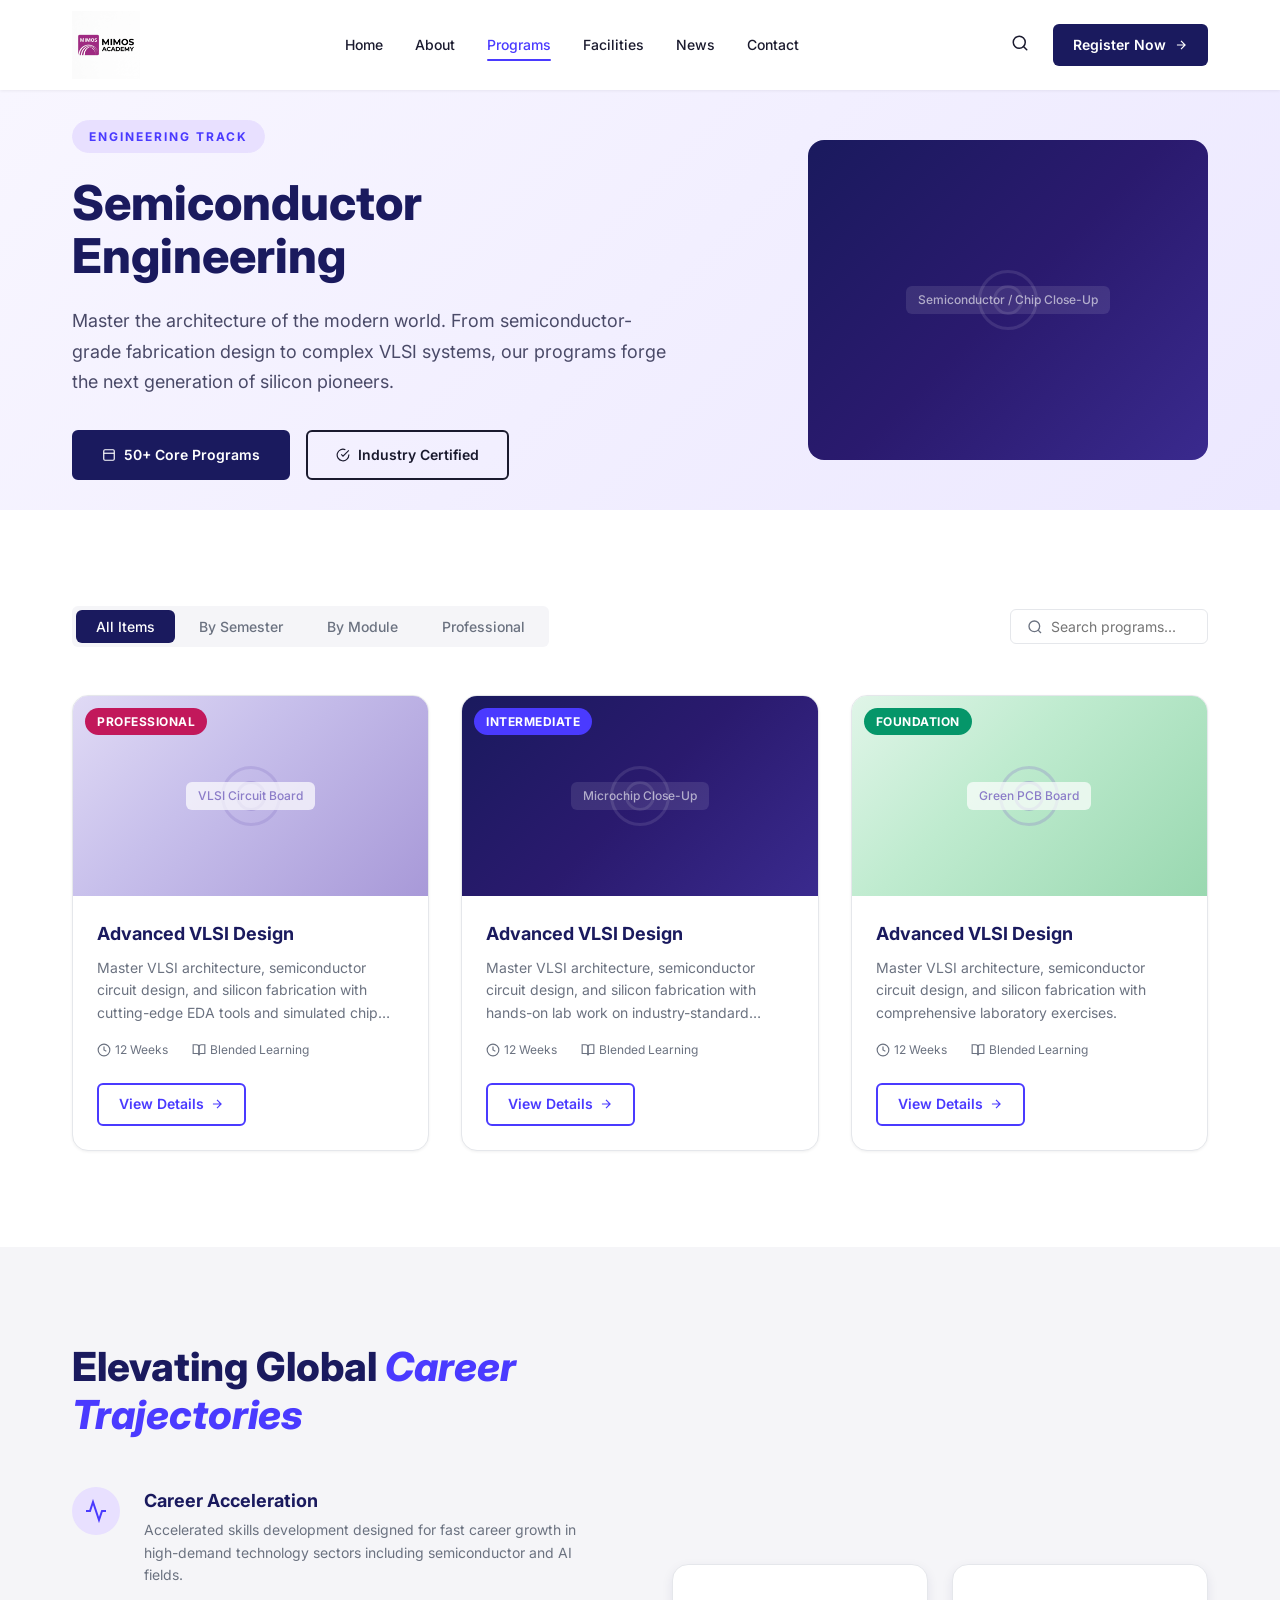
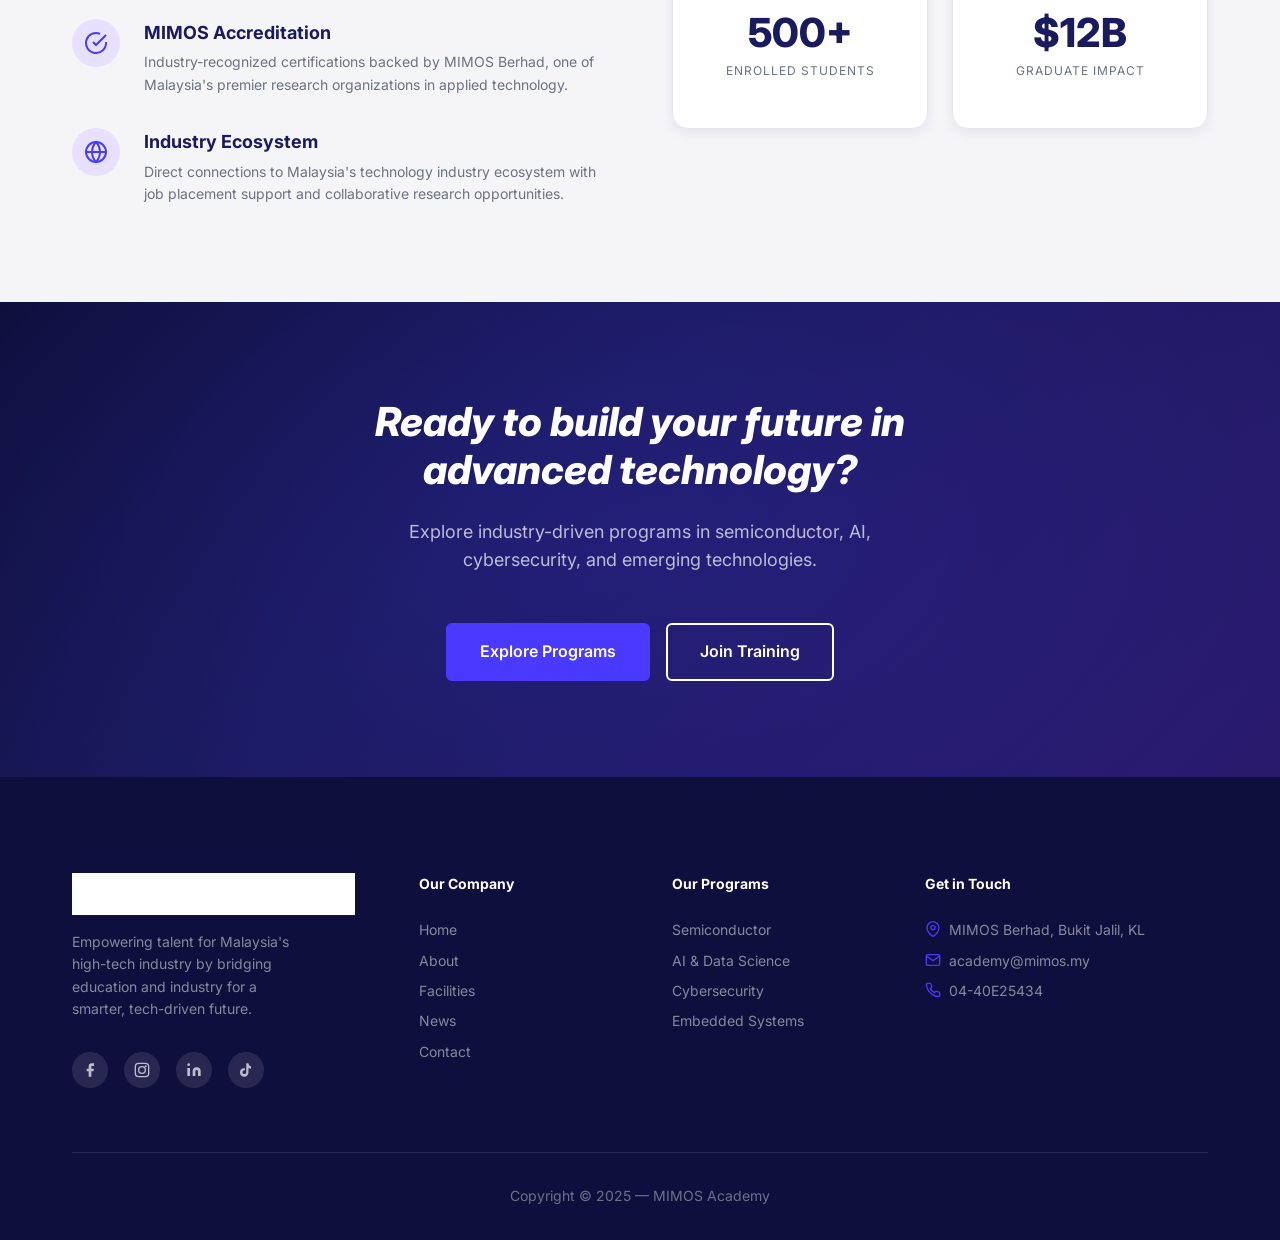
<file: programs.html>
<!DOCTYPE html>
<html lang="en">
<head>
  <meta charset="UTF-8">
  <meta name="viewport" content="width=device-width, initial-scale=1.0">
  <meta name="description" content="MIMOS Academy Programs — Explore semiconductor engineering, AI, cybersecurity, and embedded systems courses designed for industry-ready professionals.">
  <title>Programs — MIMOS Academy</title>
  <link rel="stylesheet" href="css/styles.css">
</head>
<body>

  <!-- ========== NAVBAR ========== -->
  <nav class="navbar" id="navbar">
    <div class="container">
      <a href="index.html" class="navbar__logo">
        <img src="assets/images/logo.png" alt="MIMOS Academy Logo">
      </a>
      <ul class="navbar__links" id="navLinks">
        <li><a href="index.html" class="navbar__link">Home</a></li>
        <li><a href="about.html" class="navbar__link">About</a></li>
        <li><a href="programs.html" class="navbar__link active">Programs</a></li>
        <li><a href="#" class="navbar__link">Facilities</a></li>
        <li><a href="#" class="navbar__link">News</a></li>
        <li><a href="contact.html" class="navbar__link">Contact</a></li>
      </ul>
      <div class="navbar__actions">
        <button class="navbar__search" aria-label="Search">
          <svg width="18" height="18" viewBox="0 0 24 24" fill="none" stroke="currentColor" stroke-width="2" stroke-linecap="round"><circle cx="11" cy="11" r="8"/><path d="m21 21-4.35-4.35"/></svg>
        </button>
        <a href="auth.php?action=register" class="navbar__cta">
          Register Now
          <svg viewBox="0 0 24 24" fill="none" stroke="currentColor" stroke-width="2"><path d="M5 12h14M12 5l7 7-7 7"/></svg>
        </a>
      </div>
      <button class="navbar__toggle" id="navToggle" aria-label="Menu">
        <span></span><span></span><span></span>
      </button>
    </div>
  </nav>

  <!-- ========== HERO ========== -->
  <section class="hero hero--programs" id="hero" style="margin-top:var(--navbar-height);">
    <div class="container" style="display:flex;align-items:center;justify-content:space-between;gap:var(--spacing-3xl);width:100%;">
      <div class="hero__content" style="animation: fadeInUp 0.8s ease forwards;position:relative;">
        <span class="hero__badge hero__badge--purple">Engineering Track</span>
        <h1 class="hero__title hero__title--dark" style="font-size:var(--font-size-5xl);">Semiconductor<br>Engineering</h1>
        <p class="hero__desc hero__desc--dark">Master the architecture of the modern world. From semiconductor-grade fabrication design to complex VLSI systems, our programs forge the next generation of silicon pioneers.</p>
        <div class="btn-group">
          <a href="#courses" class="btn btn--navy">
            <svg width="14" height="14" viewBox="0 0 24 24" fill="none" stroke="currentColor" stroke-width="2"><rect x="3" y="3" width="18" height="18" rx="2"/><path d="M3 9h18"/></svg>
            50+ Core Programs
          </a>
          <a href="#" class="btn btn--outline">
            <svg width="14" height="14" viewBox="0 0 24 24" fill="none" stroke="currentColor" stroke-width="2"><path d="M22 11.08V12a10 10 0 1 1-5.93-9.14"/><polyline points="22 4 12 14.01 9 11.01"/></svg>
            Industry Certified
          </a>
        </div>
      </div>
      <div style="width:400px;height:320px;flex-shrink:0;border-radius:var(--radius-lg);overflow:hidden;">
        <div class="placeholder-img placeholder-img--dark" style="width:100%;height:100%;">
          <span>Semiconductor / Chip Close-Up</span>
        </div>
      </div>
    </div>
  </section>

  <!-- ========== COURSE LISTING ========== -->
  <section class="section" id="courses">
    <div class="container">
      <!-- Filters -->
      <div class="course-filters">
        <div class="course-filters__tabs">
          <button class="course-filters__tab active">All Items</button>
          <button class="course-filters__tab">By Semester</button>
          <button class="course-filters__tab">By Module</button>
          <button class="course-filters__tab">Professional</button>
        </div>
        <div class="course-filters__search">
          <svg width="16" height="16" viewBox="0 0 24 24" fill="none" stroke="currentColor" stroke-width="2"><circle cx="11" cy="11" r="8"/><path d="m21 21-4.35-4.35"/></svg>
          <input type="text" placeholder="Search programs...">
        </div>
      </div>

      <!-- Course Grid -->
      <div class="courses-grid">
        <!-- Course 1 -->
        <div class="course-card animate-on-scroll">
          <div class="course-card__image">
            <div class="placeholder-img" style="width:100%;height:100%;">
              <span>VLSI Circuit Board</span>
            </div>
            <span class="course-card__badge course-card__badge--professional">Professional</span>
          </div>
          <div class="course-card__body">
            <h3 class="course-card__title">Advanced VLSI Design</h3>
            <p class="course-card__desc">Master VLSI architecture, semiconductor circuit design, and silicon fabrication with cutting-edge EDA tools and simulated chip design processes.</p>
            <div class="course-card__meta">
              <span class="course-card__meta-item">
                <svg width="14" height="14" viewBox="0 0 24 24" fill="none" stroke="currentColor" stroke-width="2"><circle cx="12" cy="12" r="10"/><path d="M12 6v6l4 2"/></svg>
                12 Weeks
              </span>
              <span class="course-card__meta-item">
                <svg width="14" height="14" viewBox="0 0 24 24" fill="none" stroke="currentColor" stroke-width="2"><path d="M2 3h6a4 4 0 0 1 4 4v14a3 3 0 0 0-3-3H2z"/><path d="M22 3h-6a4 4 0 0 0-4 4v14a3 3 0 0 1 3-3h7z"/></svg>
                Blended Learning
              </span>
            </div>
            <a href="program-detail.html" class="course-card__btn">
              View Details
              <svg width="14" height="14" viewBox="0 0 24 24" fill="none" stroke="currentColor" stroke-width="2"><path d="M5 12h14M12 5l7 7-7 7"/></svg>
            </a>
          </div>
        </div>

        <!-- Course 2 -->
        <div class="course-card animate-on-scroll">
          <div class="course-card__image">
            <div class="placeholder-img placeholder-img--dark" style="width:100%;height:100%;">
              <span>Microchip Close-Up</span>
            </div>
            <span class="course-card__badge course-card__badge--intermediate">Intermediate</span>
          </div>
          <div class="course-card__body">
            <h3 class="course-card__title">Advanced VLSI Design</h3>
            <p class="course-card__desc">Master VLSI architecture, semiconductor circuit design, and silicon fabrication with hands-on lab work on industry-standard equipment.</p>
            <div class="course-card__meta">
              <span class="course-card__meta-item">
                <svg width="14" height="14" viewBox="0 0 24 24" fill="none" stroke="currentColor" stroke-width="2"><circle cx="12" cy="12" r="10"/><path d="M12 6v6l4 2"/></svg>
                12 Weeks
              </span>
              <span class="course-card__meta-item">
                <svg width="14" height="14" viewBox="0 0 24 24" fill="none" stroke="currentColor" stroke-width="2"><path d="M2 3h6a4 4 0 0 1 4 4v14a3 3 0 0 0-3-3H2z"/><path d="M22 3h-6a4 4 0 0 0-4 4v14a3 3 0 0 1 3-3h7z"/></svg>
                Blended Learning
              </span>
            </div>
            <a href="program-detail.html" class="course-card__btn">
              View Details
              <svg width="14" height="14" viewBox="0 0 24 24" fill="none" stroke="currentColor" stroke-width="2"><path d="M5 12h14M12 5l7 7-7 7"/></svg>
            </a>
          </div>
        </div>

        <!-- Course 3 -->
        <div class="course-card animate-on-scroll">
          <div class="course-card__image">
            <div class="placeholder-img" style="width:100%;height:100%;background:linear-gradient(135deg,#e0f5e8 0%,#bfebcf 40%,#99d8b0 100%);">
              <span>Green PCB Board</span>
            </div>
            <span class="course-card__badge course-card__badge--foundation">Foundation</span>
          </div>
          <div class="course-card__body">
            <h3 class="course-card__title">Advanced VLSI Design</h3>
            <p class="course-card__desc">Master VLSI architecture, semiconductor circuit design, and silicon fabrication with comprehensive laboratory exercises.</p>
            <div class="course-card__meta">
              <span class="course-card__meta-item">
                <svg width="14" height="14" viewBox="0 0 24 24" fill="none" stroke="currentColor" stroke-width="2"><circle cx="12" cy="12" r="10"/><path d="M12 6v6l4 2"/></svg>
                12 Weeks
              </span>
              <span class="course-card__meta-item">
                <svg width="14" height="14" viewBox="0 0 24 24" fill="none" stroke="currentColor" stroke-width="2"><path d="M2 3h6a4 4 0 0 1 4 4v14a3 3 0 0 0-3-3H2z"/><path d="M22 3h-6a4 4 0 0 0-4 4v14a3 3 0 0 1 3-3h7z"/></svg>
                Blended Learning
              </span>
            </div>
            <a href="program-detail.html" class="course-card__btn">
              View Details
              <svg width="14" height="14" viewBox="0 0 24 24" fill="none" stroke="currentColor" stroke-width="2"><path d="M5 12h14M12 5l7 7-7 7"/></svg>
            </a>
          </div>
        </div>
      </div>
    </div>
  </section>

  <!-- ========== CAREER TRAJECTORIES ========== -->
  <section class="section section--gray" id="career">
    <div class="container">
      <div class="section-header" style="text-align:left;margin-bottom:var(--spacing-2xl);">
        <h2 class="section-title">Elevating Global <span>Career<br>Trajectories</span></h2>
      </div>

      <div class="career-section">
        <div class="career-list">
          <div class="career-item animate-on-scroll">
            <div class="career-item__icon">
              <svg width="24" height="24" viewBox="0 0 24 24" fill="none" stroke="currentColor" stroke-width="2"><path d="M22 12h-4l-3 9L9 3l-3 9H2"/></svg>
            </div>
            <div>
              <h3 class="career-item__title">Career Acceleration</h3>
              <p class="career-item__desc">Accelerated skills development designed for fast career growth in high-demand technology sectors including semiconductor and AI fields.</p>
            </div>
          </div>
          <div class="career-item animate-on-scroll">
            <div class="career-item__icon">
              <svg width="24" height="24" viewBox="0 0 24 24" fill="none" stroke="currentColor" stroke-width="2"><path d="M22 11.08V12a10 10 0 1 1-5.93-9.14"/><polyline points="22 4 12 14.01 9 11.01"/></svg>
            </div>
            <div>
              <h3 class="career-item__title">MIMOS Accreditation</h3>
              <p class="career-item__desc">Industry-recognized certifications backed by MIMOS Berhad, one of Malaysia's premier research organizations in applied technology.</p>
            </div>
          </div>
          <div class="career-item animate-on-scroll">
            <div class="career-item__icon">
              <svg width="24" height="24" viewBox="0 0 24 24" fill="none" stroke="currentColor" stroke-width="2"><circle cx="12" cy="12" r="10"/><path d="M2 12h20M12 2a15.3 15.3 0 0 1 4 10 15.3 15.3 0 0 1-4 10 15.3 15.3 0 0 1-4-10 15.3 15.3 0 0 1 4-10z"/></svg>
            </div>
            <div>
              <h3 class="career-item__title">Industry Ecosystem</h3>
              <p class="career-item__desc">Direct connections to Malaysia's technology industry ecosystem with job placement support and collaborative research opportunities.</p>
            </div>
          </div>
        </div>

        <div class="career-stats">
          <div class="career-stat-card animate-on-scroll">
            <div class="career-stat-card__number">500+</div>
            <div class="career-stat-card__label">Enrolled Students</div>
          </div>
          <div class="career-stat-card animate-on-scroll">
            <div class="career-stat-card__number">$12B</div>
            <div class="career-stat-card__label">Graduate Impact</div>
          </div>
        </div>
      </div>
    </div>
  </section>

  <!-- ========== CTA BANNER ========== -->
  <section class="cta-banner" id="cta">
    <div class="container">
      <h2 class="cta-banner__title animate-on-scroll">Ready to build your future in advanced technology?</h2>
      <p class="cta-banner__desc animate-on-scroll">Explore industry-driven programs in semiconductor, AI, cybersecurity, and emerging technologies.</p>
      <div class="btn-group animate-on-scroll">
        <a href="programs.html" class="btn btn--primary btn--lg">Explore Programs</a>
        <a href="contact.html" class="btn btn--outline-white btn--lg">Join Training</a>
      </div>
    </div>
  </section>

  <!-- ========== FOOTER ========== -->
  <footer class="footer" id="footer">
    <div class="container">
      <div class="footer__grid">
        <div class="footer__brand">
          <img src="assets/images/logo.png" alt="MIMOS Academy Logo">
          <p>Empowering talent for Malaysia's high-tech industry by bridging education and industry for a smarter, tech-driven future.</p>
          <div class="footer__social">
            <a href="#" aria-label="Facebook"><svg width="16" height="16" viewBox="0 0 24 24" fill="currentColor"><path d="M18 2h-3a5 5 0 0 0-5 5v3H7v4h3v8h4v-8h3l1-4h-4V7a1 1 0 0 1 1-1h3z"/></svg></a>
            <a href="#" aria-label="Instagram"><svg width="16" height="16" viewBox="0 0 24 24" fill="none" stroke="currentColor" stroke-width="2"><rect x="2" y="2" width="20" height="20" rx="5"/><circle cx="12" cy="12" r="5"/><circle cx="17.5" cy="6.5" r="1.5" fill="currentColor" stroke="none"/></svg></a>
            <a href="#" aria-label="LinkedIn"><svg width="16" height="16" viewBox="0 0 24 24" fill="currentColor"><path d="M16 8a6 6 0 0 1 6 6v7h-4v-7a2 2 0 0 0-2-2 2 2 0 0 0-2 2v7h-4v-7a6 6 0 0 1 6-6z"/><rect x="2" y="9" width="4" height="12"/><circle cx="4" cy="4" r="2"/></svg></a>
            <a href="#" aria-label="TikTok"><svg width="16" height="16" viewBox="0 0 24 24" fill="currentColor"><path d="M19.59 6.69a4.83 4.83 0 0 1-3.77-4.25V2h-3.45v13.67a2.89 2.89 0 0 1-2.88 2.5 2.89 2.89 0 0 1 0-5.78 2.92 2.92 0 0 1 .88.13V9.4a6.84 6.84 0 0 0-1-.05A6.33 6.33 0 0 0 3 15.57 6.33 6.33 0 0 0 9.37 22a6.33 6.33 0 0 0 6.33-6.33V9.18a8.16 8.16 0 0 0 3.89.98V6.69z"/></svg></a>
          </div>
        </div>
        <div>
          <h4 class="footer__col-title">Our Company</h4>
          <div class="footer__links">
            <a href="index.html">Home</a>
            <a href="about.html">About</a>
            <a href="#">Facilities</a>
            <a href="#">News</a>
            <a href="contact.html">Contact</a>
          </div>
        </div>
        <div>
          <h4 class="footer__col-title">Our Programs</h4>
          <div class="footer__links">
            <a href="programs.html">Semiconductor</a>
            <a href="programs.html">AI & Data Science</a>
            <a href="programs.html">Cybersecurity</a>
            <a href="programs.html">Embedded Systems</a>
          </div>
        </div>
        <div>
          <h4 class="footer__col-title">Get in Touch</h4>
          <div class="footer__contact-item">
            <svg width="16" height="16" viewBox="0 0 24 24" fill="none" stroke="currentColor" stroke-width="2"><path d="M21 10c0 7-9 13-9 13s-9-6-9-13a9 9 0 0 1 18 0z"/><circle cx="12" cy="10" r="3"/></svg>
            MIMOS Berhad, Bukit Jalil, KL
          </div>
          <div class="footer__contact-item">
            <svg width="16" height="16" viewBox="0 0 24 24" fill="none" stroke="currentColor" stroke-width="2"><path d="M4 4h16c1.1 0 2 .9 2 2v12c0 1.1-.9 2-2 2H4c-1.1 0-2-.9-2-2V6c0-1.1.9-2 2-2z"/><polyline points="22,6 12,13 2,6"/></svg>
            academy@mimos.my
          </div>
          <div class="footer__contact-item">
            <svg width="16" height="16" viewBox="0 0 24 24" fill="none" stroke="currentColor" stroke-width="2"><path d="M22 16.92v3a2 2 0 0 1-2.18 2 19.79 19.79 0 0 1-8.63-3.07 19.5 19.5 0 0 1-6-6 19.79 19.79 0 0 1-3.07-8.67A2 2 0 0 1 4.11 2h3a2 2 0 0 1 2 1.72c.127.96.361 1.903.7 2.81a2 2 0 0 1-.45 2.11L8.09 9.91a16 16 0 0 0 6 6l1.27-1.27a2 2 0 0 1 2.11-.45c.907.339 1.85.573 2.81.7A2 2 0 0 1 22 16.92z"/></svg>
            04-40E25434
          </div>
        </div>
      </div>
      <div class="footer__bottom">
        Copyright &copy; 2025 — MIMOS Academy
      </div>
    </div>
  </footer>

  <script src="js/main.js"></script>
</body>
</html>
</file>
<file: css/styles.css>
/* ============================================
   MIMOS Academy — Global Stylesheet
   ============================================ */

/* --- Google Fonts --- */
@import url('https://fonts.googleapis.com/css2?family=Inter:wght@300;400;500;600;700;800;900&display=swap');

/* --- CSS Variables / Design Tokens --- */
:root {
  /* Colors */
  --color-navy: #1a1a5e;
  --color-navy-dark: #0f0f3d;
  --color-primary: #4a3aff;
  --color-primary-hover: #3b2fd4;
  --color-primary-light: #e8e0ff;
  --color-accent-magenta: #c2185b;
  --color-accent-pink: #e91e90;
  --color-white: #ffffff;
  --color-light-bg: #f5f5f8;
  --color-light-bg-alt: #f0eef5;
  --color-dark-text: #1a1a2e;
  --color-body-text: #4a4a68;
  --color-muted: #6b7280;
  --color-border: #e5e7eb;
  --color-card-shadow: rgba(26, 26, 94, 0.08);
  --color-purple-tag-bg: #f0ebff;
  --color-purple-tag-text: #6c3aed;
  --color-green-tag-bg: #e8faf0;
  --color-green-tag-text: #059669;
  --color-orange-tag-bg: #fff3e0;
  --color-orange-tag-text: #e65100;

  /* Typography */
  --font-family: 'Inter', -apple-system, BlinkMacSystemFont, sans-serif;
  --font-size-xs: 0.75rem;
  --font-size-sm: 0.875rem;
  --font-size-base: 1rem;
  --font-size-lg: 1.125rem;
  --font-size-xl: 1.25rem;
  --font-size-2xl: 1.5rem;
  --font-size-3xl: 2rem;
  --font-size-4xl: 2.5rem;
  --font-size-5xl: 3rem;

  /* Spacing */
  --spacing-xs: 0.25rem;
  --spacing-sm: 0.5rem;
  --spacing-md: 1rem;
  --spacing-lg: 1.5rem;
  --spacing-xl: 2rem;
  --spacing-2xl: 3rem;
  --spacing-3xl: 4rem;
  --spacing-4xl: 6rem;

  /* Border Radius */
  --radius-sm: 6px;
  --radius-md: 10px;
  --radius-lg: 16px;
  --radius-xl: 24px;
  --radius-full: 50px;

  /* Shadows */
  --shadow-sm: 0 1px 3px rgba(0, 0, 0, 0.06);
  --shadow-md: 0 4px 12px rgba(26, 26, 94, 0.08);
  --shadow-lg: 0 8px 30px rgba(26, 26, 94, 0.12);
  --shadow-xl: 0 12px 40px rgba(26, 26, 94, 0.15);

  /* Transitions */
  --transition-fast: 0.15s ease;
  --transition-base: 0.25s ease;
  --transition-slow: 0.4s ease;

  /* Layout */
  --container-max: 1200px;
  --navbar-height: 90px;
}

/* --- Reset & Base --- */
*, *::before, *::after {
  margin: 0;
  padding: 0;
  box-sizing: border-box;
}

html {
  scroll-behavior: smooth;
  -webkit-font-smoothing: antialiased;
  -moz-osx-font-smoothing: grayscale;
}

body {
  font-family: var(--font-family);
  font-size: var(--font-size-base);
  color: var(--color-body-text);
  line-height: 1.6;
  background: var(--color-white);
  overflow-x: hidden;
}

a {
  text-decoration: none;
  color: inherit;
  transition: color var(--transition-fast);
}

ul, ol {
  list-style: none;
}

img {
  max-width: 100%;
  height: auto;
  display: block;
}

button, input, textarea {
  font-family: inherit;
  font-size: inherit;
  border: none;
  outline: none;
}

/* --- Container --- */
.container {
  max-width: var(--container-max);
  margin: 0 auto;
  padding: 0 var(--spacing-xl);
}

/* --- Section Spacing --- */
.section {
  padding: var(--spacing-4xl) 0;
}

.section--gray {
  background: var(--color-light-bg);
}

/* --- Section Headers --- */
.section-label {
  display: inline-block;
  font-size: var(--font-size-xs);
  font-weight: 700;
  text-transform: uppercase;
  letter-spacing: 2px;
  color: var(--color-primary);
  background: var(--color-primary-light);
  padding: 6px 16px;
  border-radius: var(--radius-full);
  margin-bottom: var(--spacing-md);
}

.section-title {
  font-size: var(--font-size-4xl);
  font-weight: 800;
  color: var(--color-navy);
  line-height: 1.2;
  margin-bottom: var(--spacing-md);
}

.section-title span {
  color: var(--color-primary);
  font-style: italic;
}

.section-subtitle {
  font-size: var(--font-size-lg);
  color: var(--color-muted);
  max-width: 600px;
  line-height: 1.6;
}

.section-header {
  text-align: center;
  margin-bottom: var(--spacing-3xl);
}

.section-header .section-subtitle {
  margin: 0 auto;
}

/* ============================================
   NAVBAR
   ============================================ */
.navbar {
  position: fixed;
  top: 0;
  left: 0;
  width: 100%;
  height: var(--navbar-height);
  background: var(--color-white);
  z-index: 1000;
  display: flex;
  align-items: center;
  box-shadow: var(--shadow-sm);
  transition: box-shadow var(--transition-base);
}

.navbar.scrolled {
  box-shadow: var(--shadow-md);
}

.navbar .container {
  display: flex;
  align-items: center;
  justify-content: space-between;
  width: 100%;
}

.navbar__logo {
  display: flex;
  align-items: center;
  gap: var(--spacing-sm);
}

.navbar__logo img {
  height: 68px;
  width: auto;
}

.navbar__links {
  display: flex;
  align-items: center;
  gap: var(--spacing-xl);
}

.navbar__link {
  font-size: var(--font-size-sm);
  font-weight: 500;
  color: var(--color-dark-text);
  padding: 8px 0;
  position: relative;
  transition: color var(--transition-fast);
}

.navbar__link:hover,
.navbar__link.active {
  color: var(--color-primary);
}

.navbar__link.active::after {
  content: '';
  position: absolute;
  bottom: 0;
  left: 0;
  width: 100%;
  height: 2px;
  background: var(--color-primary);
  border-radius: 2px;
}

.navbar__actions {
  display: flex;
  align-items: center;
  gap: var(--spacing-md);
}

.navbar__search {
  background: none;
  cursor: pointer;
  color: var(--color-dark-text);
  font-size: var(--font-size-lg);
  padding: 8px;
  border-radius: var(--radius-sm);
  transition: background var(--transition-fast);
}

.navbar__search:hover {
  background: var(--color-light-bg);
}

.navbar__cta {
  display: inline-flex;
  align-items: center;
  gap: 8px;
  padding: 10px 20px;
  background: var(--color-navy);
  color: var(--color-white);
  font-size: var(--font-size-sm);
  font-weight: 600;
  border-radius: var(--radius-sm);
  cursor: pointer;
  transition: all var(--transition-fast);
}

.navbar__cta:hover {
  background: var(--color-primary);
  transform: translateY(-1px);
}

.navbar__cta svg {
  width: 14px;
  height: 14px;
}

/* Mobile Menu Toggle */
.navbar__toggle {
  display: none;
  flex-direction: column;
  gap: 5px;
  background: none;
  cursor: pointer;
  padding: 8px;
}

.navbar__toggle span {
  display: block;
  width: 24px;
  height: 2px;
  background: var(--color-dark-text);
  border-radius: 2px;
  transition: all var(--transition-fast);
}

/* ============================================
   BUTTONS
   ============================================ */
.btn {
  display: inline-flex;
  align-items: center;
  gap: 8px;
  padding: 12px 28px;
  font-size: var(--font-size-sm);
  font-weight: 600;
  border-radius: var(--radius-sm);
  cursor: pointer;
  transition: all var(--transition-base);
  border: 2px solid transparent;
}

.btn--primary {
  background: var(--color-primary);
  color: var(--color-white);
  border-color: var(--color-primary);
}

.btn--primary:hover {
  background: var(--color-primary-hover);
  border-color: var(--color-primary-hover);
  transform: translateY(-2px);
  box-shadow: 0 4px 15px rgba(74, 58, 255, 0.3);
}

.btn--outline {
  background: transparent;
  color: var(--color-dark-text);
  border-color: var(--color-dark-text);
}

.btn--outline:hover {
  background: var(--color-dark-text);
  color: var(--color-white);
  transform: translateY(-2px);
}

.btn--outline-white {
  background: transparent;
  color: var(--color-white);
  border-color: var(--color-white);
}

.btn--outline-white:hover {
  background: var(--color-white);
  color: var(--color-navy);
  transform: translateY(-2px);
}

.btn--white {
  background: var(--color-white);
  color: var(--color-navy);
}

.btn--white:hover {
  background: var(--color-light-bg);
  transform: translateY(-2px);
}

.btn--navy {
  background: var(--color-navy);
  color: var(--color-white);
  border-color: var(--color-navy);
}

.btn--navy:hover {
  background: var(--color-navy-dark);
  transform: translateY(-2px);
  box-shadow: 0 4px 15px rgba(26, 26, 94, 0.3);
}

.btn--sm {
  padding: 8px 20px;
  font-size: var(--font-size-xs);
}

.btn--lg {
  padding: 14px 32px;
  font-size: var(--font-size-base);
}

.btn svg,
.btn i {
  font-size: 14px;
}

.btn-group {
  display: flex;
  gap: var(--spacing-md);
  flex-wrap: wrap;
}

/* ============================================
   HERO SECTIONS
   ============================================ */
.hero {
  position: relative;
  min-height: 480px;
  display: flex;
  align-items: center;
  overflow: hidden;
  margin-top: var(--navbar-height);
}

.hero--home {
  min-height: 560px;
  background: linear-gradient(135deg, var(--color-navy-dark) 0%, var(--color-navy) 50%, #2a1a6e 100%);
}

.hero--about {
  min-height: 520px;
  background: linear-gradient(135deg, var(--color-navy-dark) 0%, #1a1a5e 60%, #2a1a6e 100%);
}

.hero--programs {
  min-height: 420px;
  background: linear-gradient(135deg, #f8f6ff 0%, #ece8ff 100%);
}

.hero--program-detail {
  min-height: 420px;
  background: linear-gradient(135deg, var(--color-navy-dark) 0%, var(--color-navy) 50%, #2a1a6e 100%);
}

.hero--contact {
  min-height: auto;
  padding: var(--spacing-3xl) 0;
  background: var(--color-white);
  align-items: flex-start;
}

.hero__bg {
  position: absolute;
  top: 0;
  left: 0;
  width: 100%;
  height: 100%;
  z-index: 0;
}

.hero__bg img {
  width: 100%;
  height: 100%;
  object-fit: cover;
}

.hero__overlay {
  position: absolute;
  top: 0;
  left: 0;
  width: 100%;
  height: 100%;
  background: linear-gradient(135deg, rgba(15, 15, 61, 0.85) 0%, rgba(26, 26, 94, 0.7) 50%, rgba(42, 26, 110, 0.6) 100%);
  z-index: 1;
}

.hero__content {
  position: relative;
  z-index: 2;
  max-width: 600px;
}

.hero__badge {
  display: inline-block;
  font-size: var(--font-size-xs);
  font-weight: 700;
  text-transform: uppercase;
  letter-spacing: 2px;
  color: var(--color-white);
  background: rgba(255, 255, 255, 0.15);
  backdrop-filter: blur(8px);
  padding: 6px 16px;
  border-radius: var(--radius-full);
  margin-bottom: var(--spacing-lg);
  border: 1px solid rgba(255, 255, 255, 0.2);
}

.hero__badge--purple {
  background: var(--color-primary-light);
  color: var(--color-primary);
  border-color: var(--color-primary-light);
}

.hero__title {
  font-size: var(--font-size-5xl);
  font-weight: 800;
  color: var(--color-white);
  line-height: 1.1;
  margin-bottom: var(--spacing-lg);
}

.hero__title span {
  color: var(--color-primary);
  font-style: italic;
}

.hero__title--dark {
  color: var(--color-navy);
}

.hero__title--dark span {
  color: var(--color-primary);
}

.hero__desc {
  font-size: var(--font-size-lg);
  color: rgba(255, 255, 255, 0.8);
  margin-bottom: var(--spacing-xl);
  line-height: 1.7;
}

.hero__desc--dark {
  color: var(--color-body-text);
}

.hero__image {
  position: absolute;
  right: 0;
  top: 0;
  width: 45%;
  height: 100%;
  z-index: 1;
}

.hero__image img,
.hero__image .placeholder-img {
  width: 100%;
  height: 100%;
  object-fit: cover;
}

/* ============================================
   PLACEHOLDER IMAGES
   ============================================ */
.placeholder-img {
  background: linear-gradient(135deg, #e0daf5 0%, #c7bfeb 40%, #a899d8 100%);
  display: flex;
  align-items: center;
  justify-content: center;
  color: #8b7cc8;
  font-size: var(--font-size-sm);
  font-weight: 500;
  position: relative;
  overflow: hidden;
}

.placeholder-img::before {
  content: '';
  position: absolute;
  width: 60px;
  height: 60px;
  border: 3px solid rgba(139, 124, 200, 0.3);
  border-radius: 50%;
  top: 50%;
  left: 50%;
  transform: translate(-50%, -50%);
}

.placeholder-img::after {
  content: '';
  position: absolute;
  width: 30px;
  height: 30px;
  border: 3px solid rgba(139, 124, 200, 0.4);
  border-radius: 50%;
  top: 50%;
  left: 50%;
  transform: translate(-50%, -50%);
}

.placeholder-img span {
  position: relative;
  z-index: 1;
  background: rgba(255,255,255,0.7);
  padding: 4px 12px;
  border-radius: var(--radius-sm);
  font-size: var(--font-size-xs);
}

.placeholder-img--dark {
  background: linear-gradient(135deg, #1a1a5e 0%, #2a1a6e 50%, #3a2a8e 100%);
  color: rgba(255,255,255,0.5);
}

.placeholder-img--dark::before,
.placeholder-img--dark::after {
  border-color: rgba(255,255,255,0.1);
}

.placeholder-img--dark span {
  background: rgba(255,255,255,0.1);
  color: rgba(255,255,255,0.6);
}

.placeholder-img--gray {
  background: linear-gradient(135deg, #d0d0d8 0%, #b8b8c4 40%, #a0a0b0 100%);
  color: #707080;
}

.placeholder-img--gray::before,
.placeholder-img--gray::after {
  border-color: rgba(112,112,128,0.2);
}

.placeholder-img--gray span {
  background: rgba(255,255,255,0.5);
  color: #707080;
}

/* ============================================
   STATS BAR
   ============================================ */
.stats-bar {
  background: var(--color-white);
  padding: var(--spacing-2xl) 0;
  border-bottom: 1px solid var(--color-border);
}

.stats-bar .container {
  display: flex;
  justify-content: space-around;
  align-items: center;
  flex-wrap: wrap;
  gap: var(--spacing-xl);
}

.stat-item {
  text-align: center;
}

.stat-item__number {
  font-size: var(--font-size-4xl);
  font-weight: 800;
  color: var(--color-navy);
  line-height: 1;
}

.stat-item__label {
  font-size: var(--font-size-sm);
  color: var(--color-muted);
  margin-top: var(--spacing-xs);
  text-transform: uppercase;
  letter-spacing: 1px;
}

/* ============================================
   PARTNERS
   ============================================ */
.partners {
  padding: var(--spacing-2xl) 0;
  text-align: center;
}

.partners__label {
  font-size: var(--font-size-xs);
  font-weight: 600;
  text-transform: uppercase;
  letter-spacing: 3px;
  color: var(--color-muted);
  margin-bottom: var(--spacing-xl);
}

.partners__logos {
  display: flex;
  justify-content: center;
  align-items: center;
  gap: var(--spacing-3xl);
  flex-wrap: wrap;
}

.partners__logo {
  font-size: var(--font-size-lg);
  font-weight: 700;
  color: var(--color-muted);
  opacity: 0.5;
  transition: opacity var(--transition-base);
  letter-spacing: 2px;
  text-transform: uppercase;
}

.partners__logo:hover {
  opacity: 1;
}

/* ============================================
   TRACK CARDS (Specialized Technical Tracks)
   ============================================ */
.tracks-grid {
  display: grid;
  grid-template-columns: repeat(4, 1fr);
  gap: var(--spacing-xl);
}

.track-card {
  background: var(--color-white);
  border-radius: var(--radius-lg);
  padding: var(--spacing-2xl);
  box-shadow: var(--shadow-sm);
  border: 1px solid var(--color-border);
  transition: all var(--transition-base);
}

.track-card:hover {
  transform: translateY(-4px);
  box-shadow: var(--shadow-lg);
  border-color: var(--color-primary-light);
}

.track-card__icon {
  width: 56px;
  height: 56px;
  border-radius: var(--radius-md);
  display: flex;
  align-items: center;
  justify-content: center;
  margin-bottom: var(--spacing-lg);
  font-size: 24px;
}

.track-card__icon--blue {
  background: #e8f0ff;
  color: var(--color-primary);
}

.track-card__icon--purple {
  background: var(--color-primary-light);
  color: #6c3aed;
}

.track-card__icon--green {
  background: var(--color-green-tag-bg);
  color: var(--color-green-tag-text);
}

.track-card__icon--orange {
  background: var(--color-orange-tag-bg);
  color: var(--color-orange-tag-text);
}

.track-card__title {
  font-size: var(--font-size-lg);
  font-weight: 700;
  color: var(--color-navy);
  margin-bottom: var(--spacing-sm);
}

.track-card__desc {
  font-size: var(--font-size-sm);
  color: var(--color-muted);
  line-height: 1.6;
  margin-bottom: var(--spacing-lg);
}

.track-card__link {
  display: inline-flex;
  align-items: center;
  gap: 6px;
  font-size: var(--font-size-sm);
  font-weight: 600;
  color: var(--color-primary);
  transition: gap var(--transition-fast);
}

.track-card__link:hover {
  gap: 10px;
}

/* ============================================
   COURSE CARDS
   ============================================ */
.course-filters {
  display: flex;
  align-items: center;
  justify-content: space-between;
  margin-bottom: var(--spacing-2xl);
  flex-wrap: wrap;
  gap: var(--spacing-md);
}

.course-filters__tabs {
  display: flex;
  gap: 4px;
  background: var(--color-light-bg);
  padding: 4px;
  border-radius: var(--radius-sm);
}

.course-filters__tab {
  padding: 8px 20px;
  font-size: var(--font-size-sm);
  font-weight: 500;
  color: var(--color-muted);
  background: transparent;
  border-radius: var(--radius-sm);
  cursor: pointer;
  transition: all var(--transition-fast);
}

.course-filters__tab.active,
.course-filters__tab:hover {
  background: var(--color-navy);
  color: var(--color-white);
}

.course-filters__search {
  display: flex;
  align-items: center;
  gap: 8px;
  padding: 8px 16px;
  border: 1px solid var(--color-border);
  border-radius: var(--radius-sm);
  font-size: var(--font-size-sm);
  color: var(--color-muted);
}

.course-filters__search input {
  border: none;
  background: none;
  font-size: var(--font-size-sm);
  color: var(--color-dark-text);
  width: 140px;
}

.courses-grid {
  display: grid;
  grid-template-columns: repeat(3, 1fr);
  gap: var(--spacing-xl);
}

.course-card {
  background: var(--color-white);
  border-radius: var(--radius-lg);
  overflow: hidden;
  box-shadow: var(--shadow-sm);
  border: 1px solid var(--color-border);
  transition: all var(--transition-base);
}

.course-card:hover {
  transform: translateY(-4px);
  box-shadow: var(--shadow-lg);
}

.course-card__image {
  position: relative;
  height: 200px;
  overflow: hidden;
}

.course-card__image img,
.course-card__image .placeholder-img {
  width: 100%;
  height: 100%;
  object-fit: cover;
}

.course-card__badge {
  position: absolute;
  top: 12px;
  left: 12px;
  padding: 4px 12px;
  border-radius: var(--radius-full);
  font-size: var(--font-size-xs);
  font-weight: 700;
  text-transform: uppercase;
  letter-spacing: 0.5px;
}

.course-card__badge--professional {
  background: var(--color-accent-magenta);
  color: var(--color-white);
}

.course-card__badge--intermediate {
  background: var(--color-primary);
  color: var(--color-white);
}

.course-card__badge--foundation {
  background: var(--color-green-tag-text);
  color: var(--color-white);
}

.course-card__body {
  padding: var(--spacing-lg);
}

.course-card__title {
  font-size: var(--font-size-lg);
  font-weight: 700;
  color: var(--color-navy);
  margin-bottom: var(--spacing-sm);
}

.course-card__desc {
  font-size: var(--font-size-sm);
  color: var(--color-muted);
  line-height: 1.6;
  margin-bottom: var(--spacing-md);
  display: -webkit-box;
  -webkit-line-clamp: 3;
  -webkit-box-orient: vertical;
  overflow: hidden;
}

.course-card__meta {
  display: flex;
  gap: var(--spacing-lg);
  margin-bottom: var(--spacing-lg);
  font-size: var(--font-size-xs);
  color: var(--color-muted);
}

.course-card__meta-item {
  display: flex;
  align-items: center;
  gap: 4px;
}

.course-card__btn {
  display: inline-flex;
  align-items: center;
  gap: 6px;
  padding: 8px 20px;
  font-size: var(--font-size-sm);
  font-weight: 600;
  color: var(--color-primary);
  border: 2px solid var(--color-primary);
  border-radius: var(--radius-sm);
  cursor: pointer;
  background: none;
  transition: all var(--transition-fast);
}

.course-card__btn:hover {
  background: var(--color-primary);
  color: var(--color-white);
}

/* ============================================
   SUMMITS / EVENTS CARDS
   ============================================ */
.summits-grid {
  display: grid;
  grid-template-columns: 1fr 1fr;
  gap: var(--spacing-xl);
}

.summit-card {
  position: relative;
  border-radius: var(--radius-lg);
  overflow: hidden;
  min-height: 280px;
  display: flex;
  flex-direction: column;
  justify-content: flex-end;
  transition: transform var(--transition-base);
}

.summit-card:hover {
  transform: translateY(-4px);
}

.summit-card__bg {
  position: absolute;
  top: 0;
  left: 0;
  width: 100%;
  height: 100%;
  z-index: 0;
}

.summit-card__bg img,
.summit-card__bg .placeholder-img {
  width: 100%;
  height: 100%;
  object-fit: cover;
}

.summit-card__bg::after {
  content: '';
  position: absolute;
  top: 0;
  left: 0;
  width: 100%;
  height: 100%;
  background: linear-gradient(to top, rgba(15,15,61,0.9) 0%, rgba(15,15,61,0.3) 60%, transparent 100%);
}

.summit-card__content {
  position: relative;
  z-index: 1;
  padding: var(--spacing-xl);
}

.summit-card__badge {
  display: inline-block;
  padding: 4px 12px;
  border-radius: var(--radius-full);
  font-size: var(--font-size-xs);
  font-weight: 600;
  background: var(--color-accent-magenta);
  color: var(--color-white);
  margin-bottom: var(--spacing-sm);
  text-transform: uppercase;
  letter-spacing: 0.5px;
}

.summit-card__badge--upcoming {
  background: var(--color-primary);
}

.summit-card__label {
  font-size: var(--font-size-xs);
  color: rgba(255,255,255,0.6);
  text-transform: uppercase;
  letter-spacing: 1px;
  margin-bottom: var(--spacing-xs);
}

.summit-card__title {
  font-size: var(--font-size-xl);
  font-weight: 700;
  color: var(--color-white);
  margin-bottom: var(--spacing-sm);
}

.summit-card__date {
  display: inline-flex;
  align-items: center;
  gap: 6px;
  font-size: var(--font-size-sm);
  color: rgba(255,255,255,0.7);
  background: rgba(255,255,255,0.1);
  padding: 6px 14px;
  border-radius: var(--radius-full);
  margin-top: var(--spacing-sm);
}

/* ============================================
   FACILITIES
   ============================================ */
.facilities-grid {
  display: grid;
  grid-template-columns: repeat(2, 1fr);
  gap: var(--spacing-xl);
}

.facility-card {
  border-radius: var(--radius-lg);
  overflow: hidden;
  background: var(--color-white);
  box-shadow: var(--shadow-sm);
  border: 1px solid var(--color-border);
  transition: all var(--transition-base);
}

.facility-card:hover {
  transform: translateY(-4px);
  box-shadow: var(--shadow-lg);
}

.facility-card__image {
  height: 220px;
  overflow: hidden;
}

.facility-card__image img,
.facility-card__image .placeholder-img {
  width: 100%;
  height: 100%;
  object-fit: cover;
  transition: transform var(--transition-slow);
}

.facility-card:hover .facility-card__image img,
.facility-card:hover .facility-card__image .placeholder-img {
  transform: scale(1.05);
}

.facility-card__body {
  padding: var(--spacing-lg);
}

.facility-card__title {
  font-size: var(--font-size-lg);
  font-weight: 700;
  color: var(--color-navy);
  margin-bottom: var(--spacing-sm);
}

.facility-card__desc {
  font-size: var(--font-size-sm);
  color: var(--color-muted);
  line-height: 1.6;
}

/* ============================================
   CTA BANNER
   ============================================ */
.cta-banner {
  background: linear-gradient(135deg, var(--color-navy-dark) 0%, var(--color-navy) 40%, #2a1a6e 100%);
  padding: var(--spacing-4xl) 0;
  text-align: center;
  position: relative;
  overflow: hidden;
}

.cta-banner::before {
  content: '';
  position: absolute;
  top: -50%;
  left: -10%;
  width: 120%;
  height: 200%;
  background: radial-gradient(ellipse at center, rgba(74, 58, 255, 0.15) 0%, transparent 70%);
  pointer-events: none;
}

.cta-banner__title {
  font-size: var(--font-size-4xl);
  font-weight: 800;
  color: var(--color-white);
  margin-bottom: var(--spacing-lg);
  max-width: 550px;
  margin-left: auto;
  margin-right: auto;
  line-height: 1.2;
  font-style: italic;
}

.cta-banner__desc {
  font-size: var(--font-size-lg);
  color: rgba(255, 255, 255, 0.7);
  margin-bottom: var(--spacing-2xl);
  max-width: 500px;
  margin-left: auto;
  margin-right: auto;
}

.cta-banner .btn-group {
  justify-content: center;
}

/* ============================================
   FOOTER
   ============================================ */
.footer {
  background: var(--color-navy-dark);
  color: rgba(255, 255, 255, 0.7);
  padding: var(--spacing-4xl) 0 var(--spacing-xl);
}

.footer__grid {
  display: grid;
  grid-template-columns: 1.5fr 1fr 1fr 1.5fr;
  gap: var(--spacing-3xl);
  margin-bottom: var(--spacing-3xl);
}

.footer__brand {
  display: flex;
  flex-direction: column;
  gap: var(--spacing-md);
}

.footer__brand img {
  height: 42px;
  width: auto;
  filter: brightness(0) invert(1);
}

.footer__brand p {
  font-size: var(--font-size-sm);
  line-height: 1.6;
  color: rgba(255, 255, 255, 0.5);
  max-width: 240px;
}

.footer__social {
  display: flex;
  gap: var(--spacing-md);
  margin-top: var(--spacing-md);
}

.footer__social a {
  width: 36px;
  height: 36px;
  border-radius: 50%;
  background: rgba(255, 255, 255, 0.1);
  display: flex;
  align-items: center;
  justify-content: center;
  color: rgba(255, 255, 255, 0.7);
  font-size: var(--font-size-sm);
  transition: all var(--transition-fast);
}

.footer__social a:hover {
  background: var(--color-primary);
  color: var(--color-white);
}

.footer__col-title {
  font-size: var(--font-size-sm);
  font-weight: 700;
  color: var(--color-white);
  margin-bottom: var(--spacing-lg);
}

.footer__links {
  display: flex;
  flex-direction: column;
  gap: var(--spacing-sm);
}

.footer__links a {
  font-size: var(--font-size-sm);
  color: rgba(255, 255, 255, 0.5);
  transition: color var(--transition-fast);
}

.footer__links a:hover {
  color: var(--color-white);
}

.footer__contact-item {
  display: flex;
  align-items: flex-start;
  gap: var(--spacing-sm);
  font-size: var(--font-size-sm);
  color: rgba(255, 255, 255, 0.5);
  margin-bottom: var(--spacing-sm);
}

.footer__contact-item svg {
  width: 16px;
  height: 16px;
  flex-shrink: 0;
  margin-top: 2px;
  color: var(--color-primary);
}

.footer__bottom {
  text-align: center;
  padding-top: var(--spacing-xl);
  border-top: 1px solid rgba(255, 255, 255, 0.1);
  font-size: var(--font-size-sm);
  color: rgba(255, 255, 255, 0.4);
}

/* ============================================
   ABOUT PAGE — Specific Styles
   ============================================ */
.about-intro {
  display: grid;
  grid-template-columns: 1fr 1fr;
  gap: var(--spacing-3xl);
  align-items: center;
}

.about-intro__image {
  border-radius: var(--radius-lg);
  overflow: hidden;
  height: 360px;
  position: relative;
}

.about-intro__image img,
.about-intro__image .placeholder-img {
  width: 100%;
  height: 100%;
  object-fit: cover;
}

.about-intro__stats {
  display: flex;
  gap: var(--spacing-md);
  margin-top: var(--spacing-lg);
}

.about-stat-badge {
  display: inline-flex;
  align-items: center;
  gap: 8px;
  padding: 10px 20px;
  background: var(--color-navy);
  color: var(--color-white);
  border-radius: var(--radius-full);
  font-size: var(--font-size-sm);
  font-weight: 600;
}

.about-stat-badge svg {
  width: 16px;
  height: 16px;
}

/* Purpose Section */
.purpose-section {
  display: grid;
  grid-template-columns: 1fr 1fr;
  gap: var(--spacing-3xl);
  align-items: flex-start;
}

.purpose-text h2 {
  font-size: var(--font-size-4xl);
  font-weight: 800;
  color: var(--color-navy);
  margin-bottom: var(--spacing-md);
}

.purpose-text p {
  color: var(--color-muted);
  line-height: 1.7;
}

.purpose-cards {
  display: flex;
  flex-direction: column;
  gap: var(--spacing-lg);
}

.purpose-card {
  background: var(--color-white);
  border-radius: var(--radius-lg);
  padding: var(--spacing-xl);
  box-shadow: var(--shadow-md);
  border-left: 4px solid var(--color-primary);
  transition: transform var(--transition-base);
}

.purpose-card:hover {
  transform: translateX(4px);
}

.purpose-card h3 {
  font-size: var(--font-size-lg);
  font-weight: 700;
  color: var(--color-navy);
  margin-bottom: var(--spacing-sm);
}

.purpose-card p {
  font-size: var(--font-size-sm);
  color: var(--color-muted);
  line-height: 1.6;
}

/* Why Section */
.why-grid {
  display: grid;
  grid-template-columns: repeat(3, 1fr);
  gap: var(--spacing-xl);
}

.why-card {
  padding: var(--spacing-2xl);
  position: relative;
}

.why-card__number {
  font-size: var(--font-size-5xl);
  font-weight: 900;
  color: var(--color-primary-light);
  line-height: 1;
  margin-bottom: var(--spacing-md);
}

.why-card__title {
  font-size: var(--font-size-xl);
  font-weight: 700;
  color: var(--color-navy);
  margin-bottom: var(--spacing-sm);
}

.why-card__desc {
  font-size: var(--font-size-sm);
  color: var(--color-muted);
  line-height: 1.6;
}

/* ============================================
   CONTACT PAGE — Specific Styles
   ============================================ */
.contact-section {
  display: grid;
  grid-template-columns: 1fr 1fr;
  gap: var(--spacing-3xl);
  align-items: flex-start;
}

.contact-image {
  border-radius: var(--radius-lg);
  overflow: hidden;
  height: 440px;
}

.contact-image img,
.contact-image .placeholder-img {
  width: 100%;
  height: 100%;
  object-fit: cover;
}

.contact-form h2 {
  font-size: var(--font-size-2xl);
  font-weight: 700;
  color: var(--color-navy);
  margin-bottom: var(--spacing-xs);
}

.contact-form > p {
  font-size: var(--font-size-sm);
  color: var(--color-muted);
  margin-bottom: var(--spacing-xl);
}

.form-group {
  margin-bottom: var(--spacing-lg);
}

.form-group label {
  display: block;
  font-size: var(--font-size-sm);
  font-weight: 600;
  color: var(--color-dark-text);
  margin-bottom: var(--spacing-sm);
  text-transform: uppercase;
  letter-spacing: 0.5px;
}

.form-group input,
.form-group textarea {
  width: 100%;
  padding: 12px 16px;
  border: 1px solid var(--color-border);
  border-radius: var(--radius-sm);
  font-size: var(--font-size-sm);
  color: var(--color-dark-text);
  background: var(--color-light-bg);
  transition: border-color var(--transition-fast), box-shadow var(--transition-fast);
}

.form-group input:focus,
.form-group textarea:focus {
  border-color: var(--color-primary);
  box-shadow: 0 0 0 3px rgba(74, 58, 255, 0.1);
  background: var(--color-white);
}

.form-group input::placeholder,
.form-group textarea::placeholder {
  color: var(--color-muted);
  font-size: var(--font-size-sm);
}

.form-group textarea {
  min-height: 140px;
  resize: vertical;
}

.form-checkbox {
  display: flex;
  align-items: flex-start;
  gap: var(--spacing-sm);
  margin-bottom: var(--spacing-xl);
}

.form-checkbox input[type="checkbox"] {
  width: 18px;
  height: 18px;
  accent-color: var(--color-primary);
  margin-top: 2px;
  flex-shrink: 0;
}

.form-checkbox label {
  font-size: var(--font-size-xs);
  color: var(--color-muted);
  line-height: 1.5;
}

.form-submit {
  width: 100%;
  padding: 14px 28px;
  background: var(--color-navy);
  color: var(--color-white);
  font-size: var(--font-size-sm);
  font-weight: 600;
  border-radius: var(--radius-sm);
  cursor: pointer;
  display: flex;
  align-items: center;
  justify-content: center;
  gap: 8px;
  transition: all var(--transition-fast);
}

.form-submit:hover {
  background: var(--color-primary);
  transform: translateY(-1px);
  box-shadow: 0 4px 15px rgba(74, 58, 255, 0.3);
}

/* Contact Info Cards */
.contact-cards {
  display: grid;
  grid-template-columns: repeat(3, 1fr);
  gap: var(--spacing-xl);
}

.contact-info-card {
  text-align: center;
  padding: var(--spacing-2xl);
  background: var(--color-white);
  border-radius: var(--radius-lg);
  box-shadow: var(--shadow-md);
  border: 1px solid var(--color-border);
  transition: all var(--transition-base);
}

.contact-info-card:hover {
  transform: translateY(-4px);
  box-shadow: var(--shadow-lg);
}

.contact-info-card__icon {
  width: 56px;
  height: 56px;
  border-radius: 50%;
  background: var(--color-primary-light);
  color: var(--color-primary);
  display: flex;
  align-items: center;
  justify-content: center;
  margin: 0 auto var(--spacing-lg);
  font-size: 20px;
}

.contact-info-card__title {
  font-size: var(--font-size-lg);
  font-weight: 700;
  color: var(--color-navy);
  margin-bottom: var(--spacing-sm);
}

.contact-info-card__text {
  font-size: var(--font-size-sm);
  color: var(--color-muted);
  line-height: 1.6;
}

/* ============================================
   PROGRAM DETAIL PAGE
   ============================================ */
.event-badges {
  display: flex;
  flex-wrap: wrap;
  gap: var(--spacing-md);
  margin-top: var(--spacing-lg);
}

.event-badge {
  display: flex;
  align-items: center;
  gap: 10px;
  padding: 12px 20px;
  background: var(--color-white);
  border-radius: var(--radius-md);
  box-shadow: var(--shadow-md);
}

.event-badge__icon {
  width: 40px;
  height: 40px;
  border-radius: var(--radius-sm);
  background: var(--color-primary);
  color: var(--color-white);
  display: flex;
  align-items: center;
  justify-content: center;
  font-size: 16px;
}

.event-badge__label {
  font-size: var(--font-size-xs);
  color: var(--color-muted);
  text-transform: uppercase;
  letter-spacing: 0.5px;
}

.event-badge__value {
  font-size: var(--font-size-sm);
  font-weight: 700;
  color: var(--color-navy);
}

/* Registration Card */
.registration-card {
  display: flex;
  align-items: center;
  justify-content: space-between;
  background: var(--color-white);
  border-radius: var(--radius-lg);
  padding: var(--spacing-2xl) var(--spacing-3xl);
  box-shadow: var(--shadow-lg);
  max-width: 800px;
  margin: 0 auto;
  gap: var(--spacing-xl);
}

.registration-card__content h3 {
  font-size: var(--font-size-2xl);
  font-weight: 700;
  color: var(--color-navy);
  margin-bottom: var(--spacing-sm);
}

.registration-card__content p {
  font-size: var(--font-size-sm);
  color: var(--color-muted);
  margin-bottom: var(--spacing-lg);
  max-width: 400px;
  line-height: 1.6;
}

.registration-card__qr {
  text-align: center;
}

.registration-card__qr .placeholder-img {
  width: 120px;
  height: 120px;
  border-radius: var(--radius-md);
  margin-bottom: var(--spacing-sm);
}

.registration-card__qr span {
  font-size: var(--font-size-xs);
  color: var(--color-muted);
  text-transform: uppercase;
  letter-spacing: 1px;
  font-weight: 600;
}

/* Documentation Section */
.documentation {
  text-align: center;
}

.documentation__preview {
  max-width: 700px;
  margin: var(--spacing-2xl) auto 0;
  border-radius: var(--radius-lg);
  overflow: hidden;
  box-shadow: var(--shadow-xl);
  perspective: 1000px;
}

.documentation__preview .placeholder-img {
  width: 100%;
  height: 400px;
}

/* ============================================
   CAREER TRAJECTORIES
   ============================================ */
.career-section {
  display: grid;
  grid-template-columns: 1fr 1fr;
  gap: var(--spacing-3xl);
  align-items: center;
}

.career-list {
  display: flex;
  flex-direction: column;
  gap: var(--spacing-xl);
}

.career-item {
  display: flex;
  gap: var(--spacing-lg);
  align-items: flex-start;
}

.career-item__icon {
  width: 48px;
  height: 48px;
  border-radius: 50%;
  background: var(--color-primary-light);
  color: var(--color-primary);
  display: flex;
  align-items: center;
  justify-content: center;
  flex-shrink: 0;
  font-size: 20px;
}

.career-item__title {
  font-size: var(--font-size-lg);
  font-weight: 700;
  color: var(--color-navy);
  margin-bottom: 4px;
}

.career-item__desc {
  font-size: var(--font-size-sm);
  color: var(--color-muted);
  line-height: 1.6;
}

.career-stats {
  display: grid;
  grid-template-columns: 1fr 1fr;
  gap: var(--spacing-lg);
}

.career-stat-card {
  padding: var(--spacing-2xl);
  background: var(--color-white);
  border-radius: var(--radius-lg);
  text-align: center;
  box-shadow: var(--shadow-md);
  border: 1px solid var(--color-border);
  transition: transform var(--transition-base);
}

.career-stat-card:hover {
  transform: translateY(-4px);
}

.career-stat-card__number {
  font-size: var(--font-size-4xl);
  font-weight: 800;
  color: var(--color-navy);
  line-height: 1;
  margin-bottom: var(--spacing-sm);
}

.career-stat-card__label {
  font-size: var(--font-size-xs);
  color: var(--color-muted);
  text-transform: uppercase;
  letter-spacing: 1px;
}

/* ============================================
   ANIMATIONS
   ============================================ */
@keyframes fadeInUp {
  from {
    opacity: 0;
    transform: translateY(30px);
  }
  to {
    opacity: 1;
    transform: translateY(0);
  }
}

@keyframes fadeIn {
  from { opacity: 0; }
  to { opacity: 1; }
}

@keyframes slideInLeft {
  from {
    opacity: 0;
    transform: translateX(-30px);
  }
  to {
    opacity: 1;
    transform: translateX(0);
  }
}

.animate-on-scroll {
  opacity: 0;
  transform: translateY(30px);
  transition: all 0.6s cubic-bezier(0.16, 1, 0.3, 1);
}

.animate-on-scroll.visible {
  opacity: 1;
  transform: translateY(0);
}

/* ============================================
   RESPONSIVE DESIGN
   ============================================ */
@media (max-width: 1024px) {
  .tracks-grid {
    grid-template-columns: repeat(2, 1fr);
  }

  .footer__grid {
    grid-template-columns: repeat(2, 1fr);
  }

  .about-intro,
  .purpose-section,
  .contact-section,
  .career-section {
    grid-template-columns: 1fr;
  }

  .hero__image {
    display: none;
  }
}

@media (max-width: 768px) {
  :root {
    --font-size-5xl: 2.25rem;
    --font-size-4xl: 1.875rem;
    --font-size-3xl: 1.5rem;
  }

  .navbar__links {
    display: none;
    position: fixed;
    top: var(--navbar-height);
    left: 0;
    width: 100%;
    background: var(--color-white);
    flex-direction: column;
    padding: var(--spacing-xl);
    box-shadow: var(--shadow-lg);
    gap: var(--spacing-md);
  }

  .navbar__links.open {
    display: flex;
  }

  .navbar__toggle {
    display: flex;
  }

  .hero {
    min-height: 400px;
  }

  .tracks-grid,
  .courses-grid,
  .contact-cards,
  .why-grid {
    grid-template-columns: 1fr;
  }

  .summits-grid {
    grid-template-columns: 1fr;
  }

  .facilities-grid {
    grid-template-columns: 1fr;
  }

  .footer__grid {
    grid-template-columns: 1fr;
    gap: var(--spacing-xl);
  }

  .registration-card {
    flex-direction: column;
    text-align: center;
  }

  .career-stats {
    grid-template-columns: 1fr;
  }

  .stats-bar .container {
    flex-direction: column;
    gap: var(--spacing-lg);
  }

  .course-filters {
    flex-direction: column;
    align-items: flex-start;
  }

  .event-badges {
    flex-direction: column;
  }
}

/* ============================================
   NAVBAR USER MENU & DROPDOWN (DYNAMIC)
   ============================================ */
.navbar__user-menu {
  position: relative;
  display: inline-block;
}

.navbar__user-btn {
  display: flex;
  align-items: center;
  gap: 8px;
  background: none;
  border: none;
  cursor: pointer;
  padding: 6px 12px;
  border-radius: var(--radius-full);
  transition: background var(--transition-fast);
  color: var(--color-dark-text);
  font-weight: 600;
  font-size: var(--font-size-sm);
}

.navbar__user-btn:hover {
  background: var(--color-light-bg);
}

.navbar__avatar {
  width: 32px;
  height: 32px;
  border-radius: 50%;
  object-fit: cover;
  border: 1px solid var(--color-border);
}

.navbar__avatar-placeholder {
  width: 32px;
  height: 32px;
  border-radius: 50%;
  background: var(--color-primary);
  color: var(--color-white);
  display: flex;
  align-items: center;
  justify-content: center;
  font-size: 11px;
  font-weight: 700;
  letter-spacing: 0.5px;
}

.navbar__user-name {
  max-width: 90px;
  white-space: nowrap;
  overflow: hidden;
  text-overflow: ellipsis;
}

.navbar__dropdown {
  position: absolute;
  top: 100%;
  right: 0;
  margin-top: 8px;
  width: 220px;
  background: var(--color-white);
  border: 1px solid var(--color-border);
  border-radius: var(--radius-md);
  box-shadow: var(--shadow-lg);
  padding: 8px 0;
  display: none;
  z-index: 1001;
  animation: fadeInUp 0.2s ease;
}

.navbar__dropdown.show {
  display: block;
}

.navbar__dropdown-header {
  padding: 12px 16px;
  display: flex;
  flex-direction: column;
}

.navbar__dropdown-header strong {
  font-size: var(--font-size-sm);
  color: var(--color-dark-text);
  line-height: 1.2;
}

.navbar__dropdown-header span {
  font-size: var(--font-size-xs);
  color: var(--color-muted);
  word-break: break-all;
  margin-top: 4px;
}

.navbar__dropdown hr {
  border: none;
  border-top: 1px solid var(--color-border);
  margin: 6px 0;
}

.navbar__dropdown-item {
  display: flex;
  align-items: center;
  gap: 8px;
  padding: 10px 16px;
  font-size: var(--font-size-sm);
  color: var(--color-dark-text);
  font-weight: 500;
  transition: all var(--transition-fast);
}

.navbar__dropdown-item:hover {
  background: var(--color-light-bg);
  color: var(--color-primary);
}

.navbar__dropdown-item--logout {
  color: #dc2626;
}

.navbar__dropdown-item--logout:hover {
  background: #fef2f2;
  color: #dc2626;
}

/* --- Active Devices Modal --- */
.devices-modal-overlay {
  position: fixed;
  top: 0;
  left: 0;
  width: 100vw;
  height: 100vh;
  background: rgba(15, 23, 42, 0.6);
  backdrop-filter: blur(4px);
  display: flex;
  align-items: center;
  justify-content: center;
  z-index: 1000;
  opacity: 0;
  transition: opacity var(--transition-base);
  pointer-events: none;
}
.devices-modal-overlay.show {
  opacity: 1;
  pointer-events: auto;
}
.devices-modal {
  background: var(--color-white);
  border-radius: var(--radius-md);
  box-shadow: var(--shadow-xl);
  width: 90%;
  max-width: 500px;
  overflow: hidden;
  transform: translateY(20px);
  transition: transform var(--transition-base);
}
.devices-modal-overlay.show .devices-modal {
  transform: translateY(0);
}
.devices-modal__header {
  display: flex;
  align-items: center;
  justify-content: space-between;
  padding: var(--spacing-lg) var(--spacing-xl);
  border-bottom: 1px solid var(--color-border);
  background: var(--color-light-bg);
}
.devices-modal__header h3 {
  font-size: var(--font-size-lg);
  font-weight: 700;
  color: var(--color-navy);
}
.devices-modal__close {
  background: transparent;
  border: none;
  font-size: 24px;
  cursor: pointer;
  color: var(--color-muted);
  transition: color var(--transition-fast);
}
.devices-modal__close:hover {
  color: var(--color-navy);
}
.devices-modal__body {
  padding: var(--spacing-xl);
}
.devices-modal__subtitle {
  font-size: var(--font-size-sm);
  color: var(--color-muted);
  margin-bottom: var(--spacing-xl);
  line-height: 1.5;
}
.devices-modal__list {
  display: flex;
  flex-direction: column;
  gap: var(--spacing-md);
  max-height: 300px;
  overflow-y: auto;
  margin-bottom: var(--spacing-xl);
  padding-right: var(--spacing-xs);
}
.device-item {
  display: flex;
  align-items: center;
  padding: var(--spacing-md);
  border: 1px solid var(--color-border);
  border-radius: var(--radius-sm);
  background: var(--color-white);
  transition: border-color var(--transition-fast);
}
.device-item:hover {
  border-color: var(--color-muted);
}
.device-item--current {
  border-color: rgba(16, 185, 129, 0.4);
  background: rgba(240, 253, 250, 0.5);
}
.device-item__icon {
  margin-right: var(--spacing-md);
  color: var(--color-navy);
  display: flex;
  align-items: center;
  justify-content: center;
  width: 36px;
  height: 36px;
  border-radius: 50%;
  background: var(--color-light-bg);
}
.device-item--current .device-item__icon {
  color: #10b981;
  background: #e6fcf5;
}
.device-item__details {
  flex: 1;
}
.device-item__name {
  font-size: var(--font-size-sm);
  font-weight: 600;
  color: var(--color-dark-text);
  display: flex;
  align-items: center;
  gap: var(--spacing-xs);
}
.device-badge {
  font-size: 10px;
  font-weight: 700;
  text-transform: uppercase;
  padding: 2px 6px;
  border-radius: var(--radius-sm);
}
.device-badge--current {
  background: #e6fcf5;
  color: #0ca678;
  border: 1px solid rgba(12, 166, 120, 0.2);
}
.device-item__meta {
  font-size: 11px;
  color: var(--color-muted);
  margin-top: 2px;
}
.device-logout-btn {
  background: transparent;
  border: 1px solid rgba(224, 49, 49, 0.3);
  color: #e03131;
  padding: 6px 12px;
  border-radius: var(--radius-sm);
  font-size: 12px;
  font-weight: 600;
  cursor: pointer;
  transition: all var(--transition-fast);
}
.device-logout-btn:hover {
  background: #fff5f5;
  border-color: #e03131;
}
.devices-logout-others-btn {
  width: 100%;
  padding: 12px;
  background: transparent;
  border: 1px solid var(--color-border);
  color: var(--color-navy);
  font-size: var(--font-size-sm);
  font-weight: 600;
  border-radius: var(--radius-sm);
  cursor: pointer;
  transition: all var(--transition-fast);
  text-align: center;
  margin-top: var(--spacing-md);
}
.devices-logout-others-btn:hover {
  background: var(--color-light-bg);
  border-color: var(--color-navy);
}
.navbar__dropdown-item--devices {
  cursor: pointer;
  background: transparent;
  border: none;
  width: 100%;
  text-align: left;
  font-family: inherit;
}
</file>
